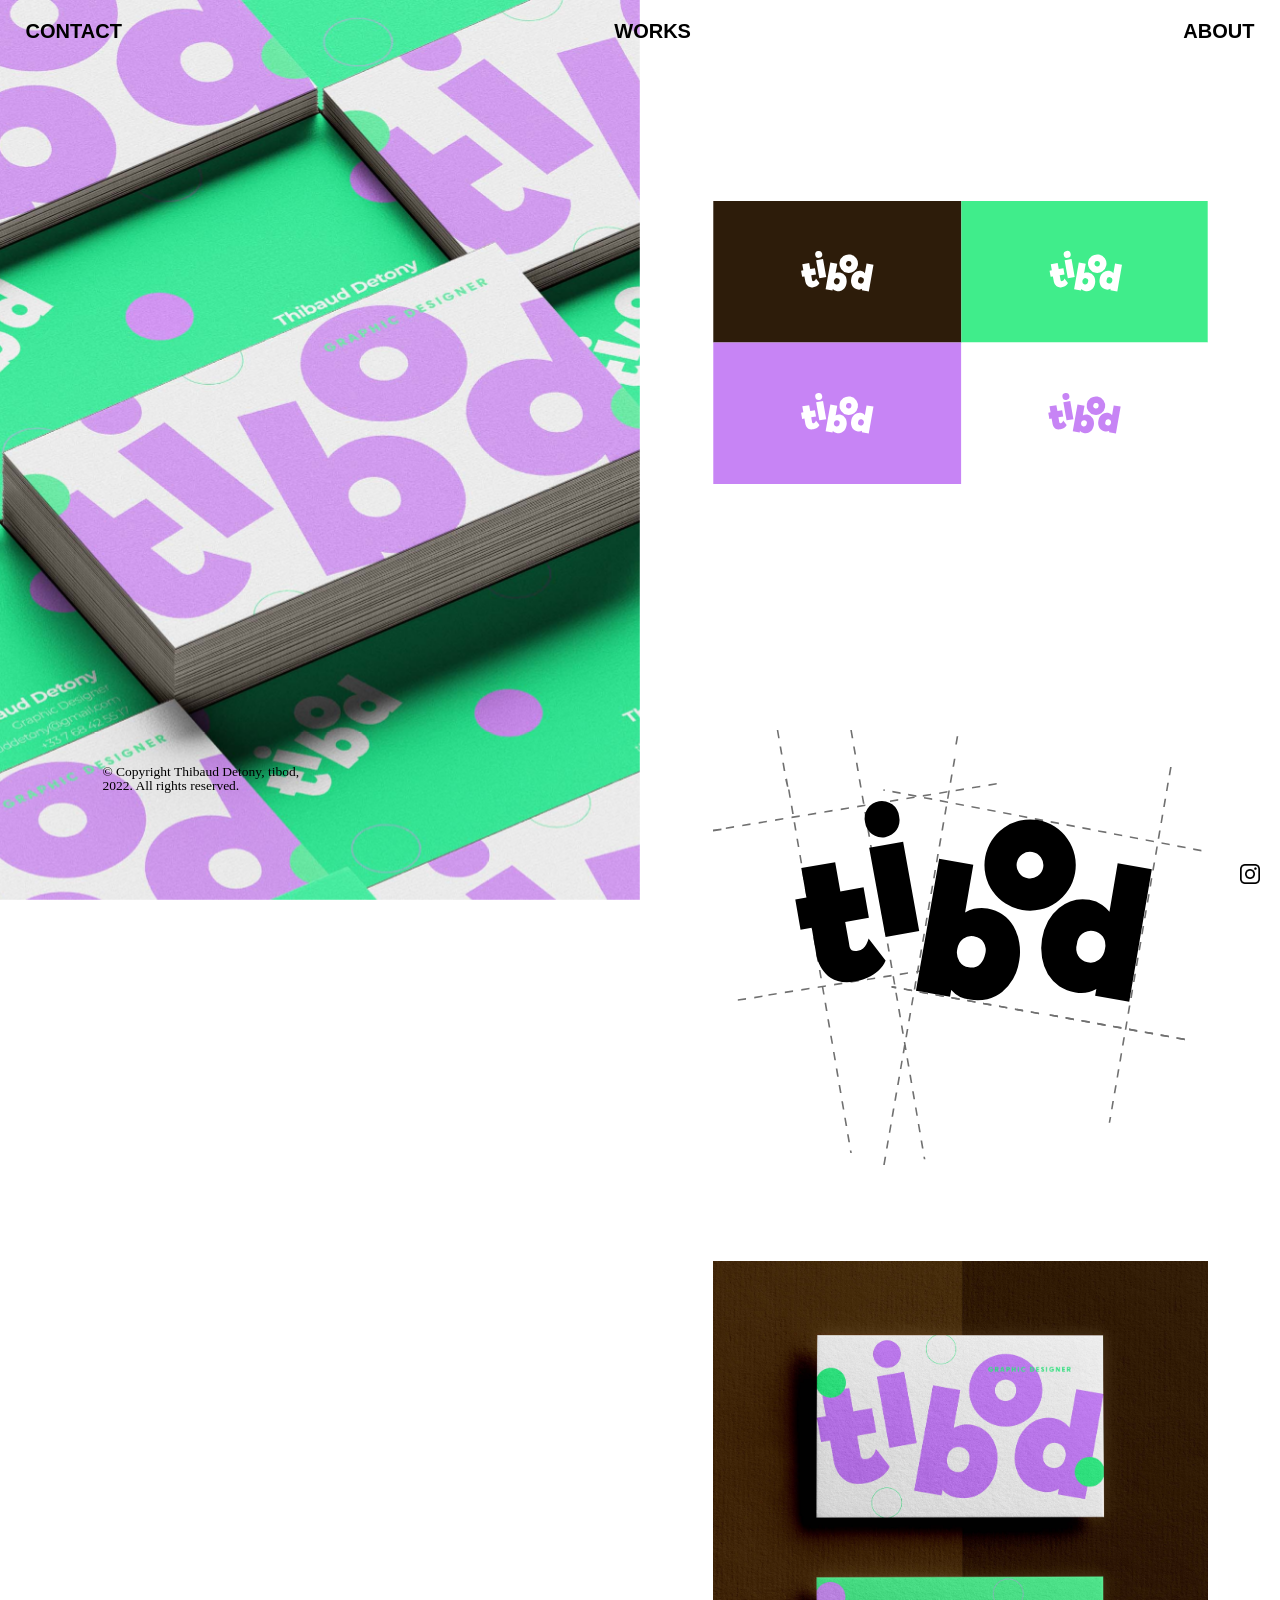
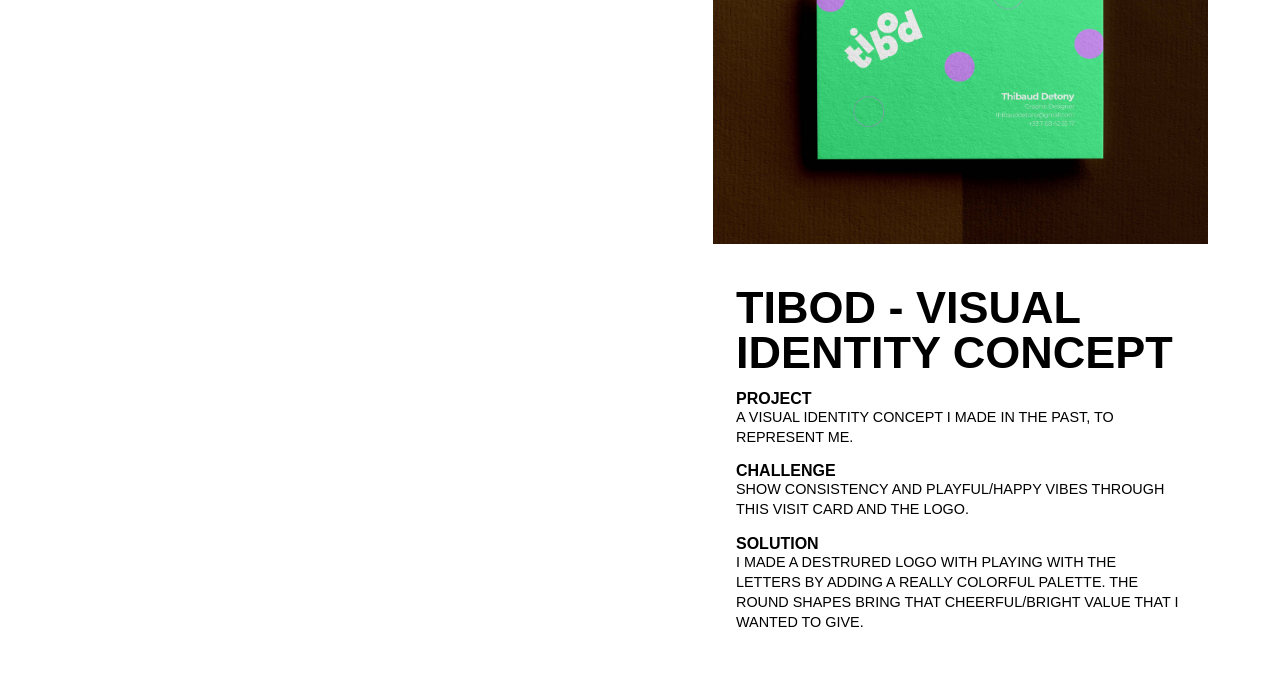
<file: project1.html>
<!DOCTYPE html>
<html lang="en">
<head>
    <meta charset="UTF-8">
    <meta http-equiv="X-UA-Compatible" content="IE=edge">
    <meta name="viewport" content="width=device-width, initial-scale=1.0">
    <link rel="stylesheet" href="css/reset.css">
    <link rel="stylesheet" href="css/project1.css">
    <link rel="icon" type="image/png" href="img/favicon1.png" />
    <!-- <link href="https://cdn.jsdelivr.net/npm/bootstrap@5.1.2/dist/css/bootstrap.min.css" rel="stylesheet" integrity="sha384-uWxY/CJNBR+1zjPWmfnSnVxwRheevXITnMqoEIeG1LJrdI0GlVs/9cVSyPYXdcSF" crossorigin="anonymous">
    <script src="https://cdn.jsdelivr.net/npm/bootstrap@5.1.2/dist/js/bootstrap.bundle.min.js" integrity="sha384-kQtW33rZJAHjgefvhyyzcGF3C5TFyBQBA13V1RKPf4uH+bwyzQxZ6CmMZHmNBEfJ" crossorigin="anonymous"></script> -->
    <title>tibod - Visual Identity Concept</title>
</head>
<body>
  <style>
  .p::-moz-selection, h1::-moz-selection, h2::-moz-selection,a::-moz-selection,h3::-moz-selection{
  color:#fff;
  background-color: #000;
      }

      p::selection,h1::selection,h2::selection,a::selection,h3::selection{
      background-color: #000;
      color:#fff;
}
html{
    cursor: crosshair;
  }
  </style>
    <div id="left_part"></div>
    <div class="flex">

  <div id="header">
<!------ Header bottom ------>
<div id="header_bottom">
  <div>      
    <a ></a>
    <a href="https://www.instagram.com/_tibod_/" target="_blank"> <img src="img/instagram.png" alt="instagram"></a>
  </div>
</div>

<!------ Header top ------>
<div id="header_top">
  <div>
    <a href="contact.html">Contact</a>
    <a href="index.html">Works</a>
    <a href="about.html">About</a>
  </div>
</div>


  </div>
  <div id="left_part_fill"></div>

  <div id="right_part">
   
    <div class="item"></div>
    <div class="item"></div>
    <div class="item"></div>
 

<div id="description">
  <h1>TIBOD - VISUAL IDENTITY CONCEPT</h1>
  <br>
  <h3>PROJECT</h3>
  <p>A VISUAL IDENTITY CONCEPT I MADE IN THE PAST, TO REPRESENT ME.</p><br>
  <h3>CHALLENGE</h3>
  <p>SHOW CONSISTENCY AND PLAYFUL/HAPPY VIBES THROUGH THIS VISIT CARD AND THE LOGO.</p><br>
  <h3>SOLUTION</h3>
  <p>I MADE A DESTRURED LOGO WITH PLAYING WITH THE LETTERS BY ADDING A REALLY COLORFUL PALETTE. THE ROUND SHAPES BRING THAT CHEERFUL/BRIGHT VALUE THAT I WANTED TO GIVE.</p>

</div>


<p id="copyrights">
  © Copyright Thibaud Detony, tibod,<br>
2022. All rights reserved.
</p>
</div>
</div>







<style>
#header{
  position: fixed;
}

#copyrights{
  position: fixed;
      top: 85%;
      left: 8%;
      color: black;
      font-weight: lighter;
      font-size: 1.5vh;

}

/* --------- Header top --------- */
#header_top {
    position: fixed;
    display: flex;
    align-items: center;
    justify-content: center;
    width: 100%;
    height: 50px;
    top: 0;
    left: 0;
    
}
#header_top > div {
    display: flex;
    align-items: center;
    justify-content: space-between;
    width: 100%;
    margin-top: 1%;
    margin-right: 2%;
    margin-left: 2%;
}


#header_top > div a{
    font-family: Arial, Helvetica, sans-serif;
    font-weight:700;
    font-size: 20px;
    text-transform: uppercase;
    color: black;
    list-style-type: none;
    text-decoration:none; 

}

/* --------- Header bottom --------- */
#header_bottom {
    position: fixed;
    display: flex;
    align-items: center;
    justify-content: center;
    width: 100%;
    height: 50px;
    bottom: 0;
    left: 0;
}

#header_bottom > div {
    display: flex;
    align-items: center;
    justify-content: space-between;
    width: 100%;
    padding: 20px;
}

#header_bottom > div img{
    width:1vw;
    min-width: 20px;
}



</style>

</body>
</html>
</file>
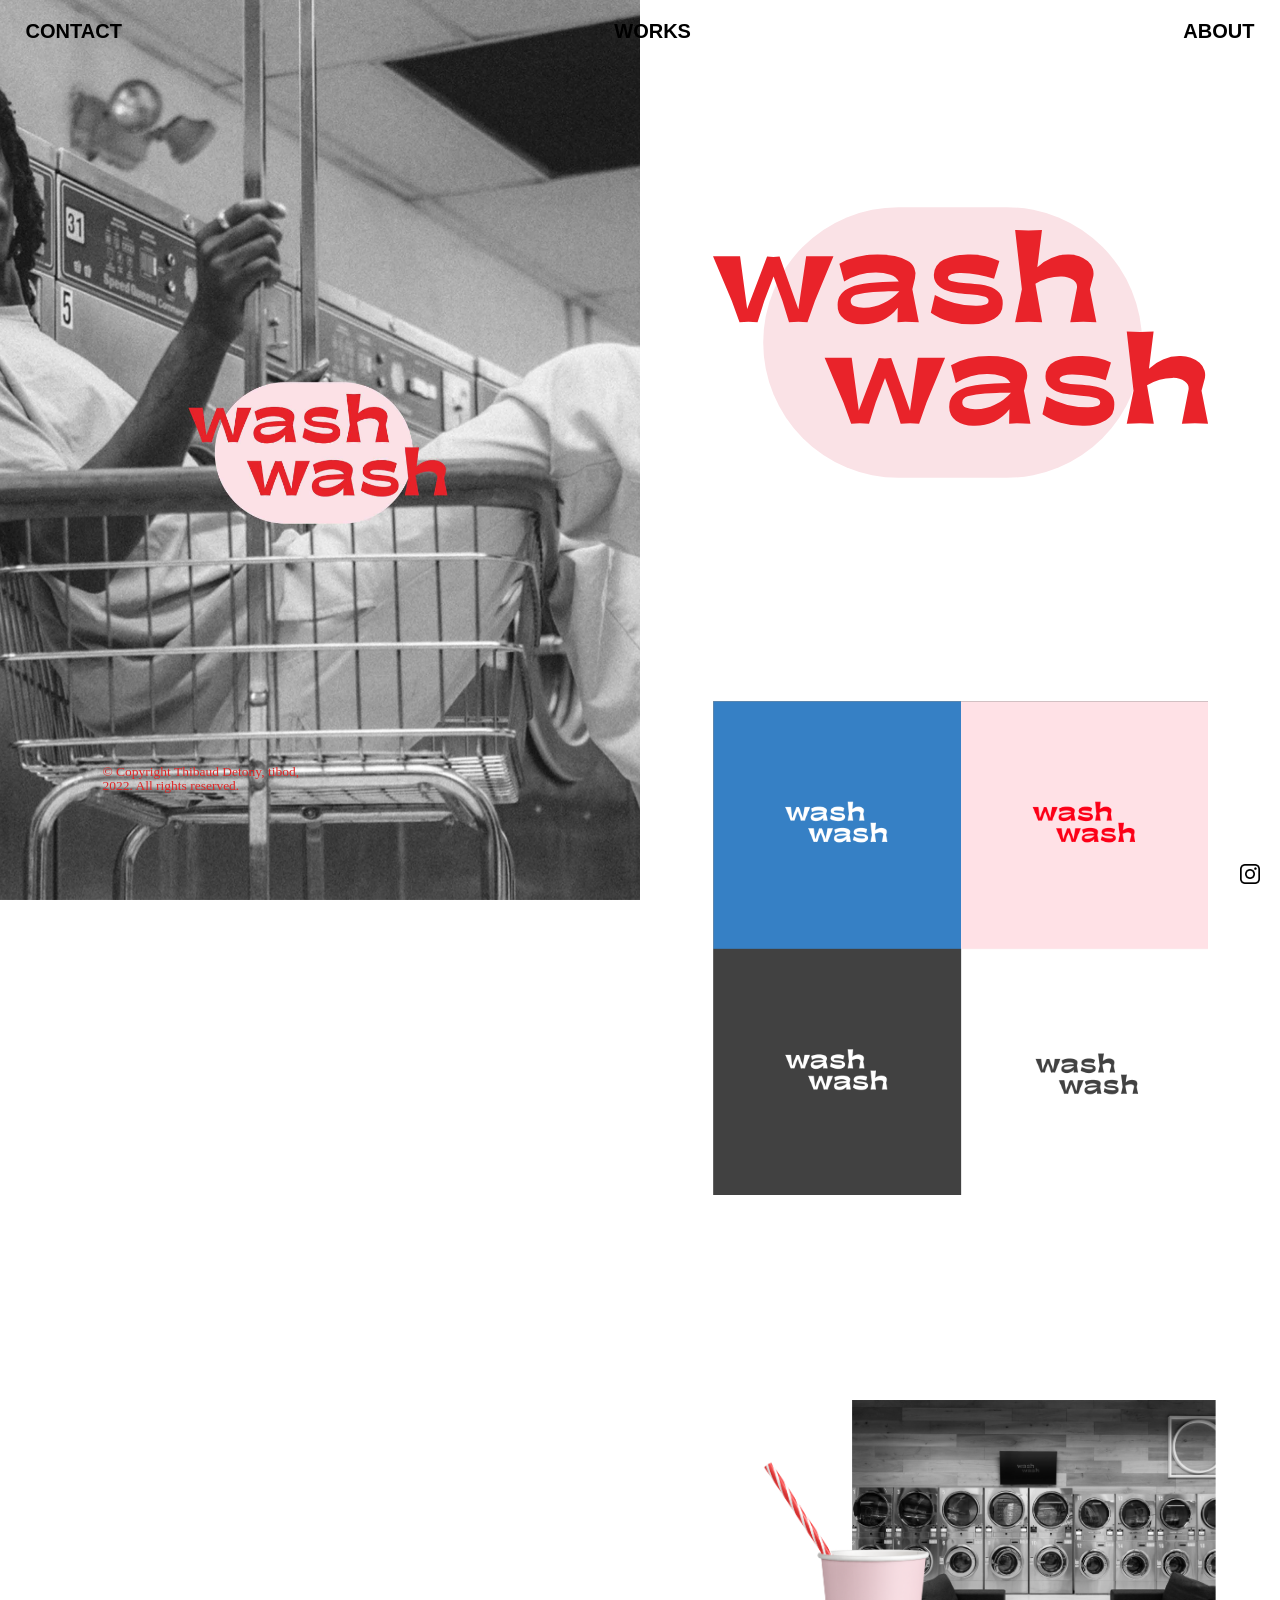
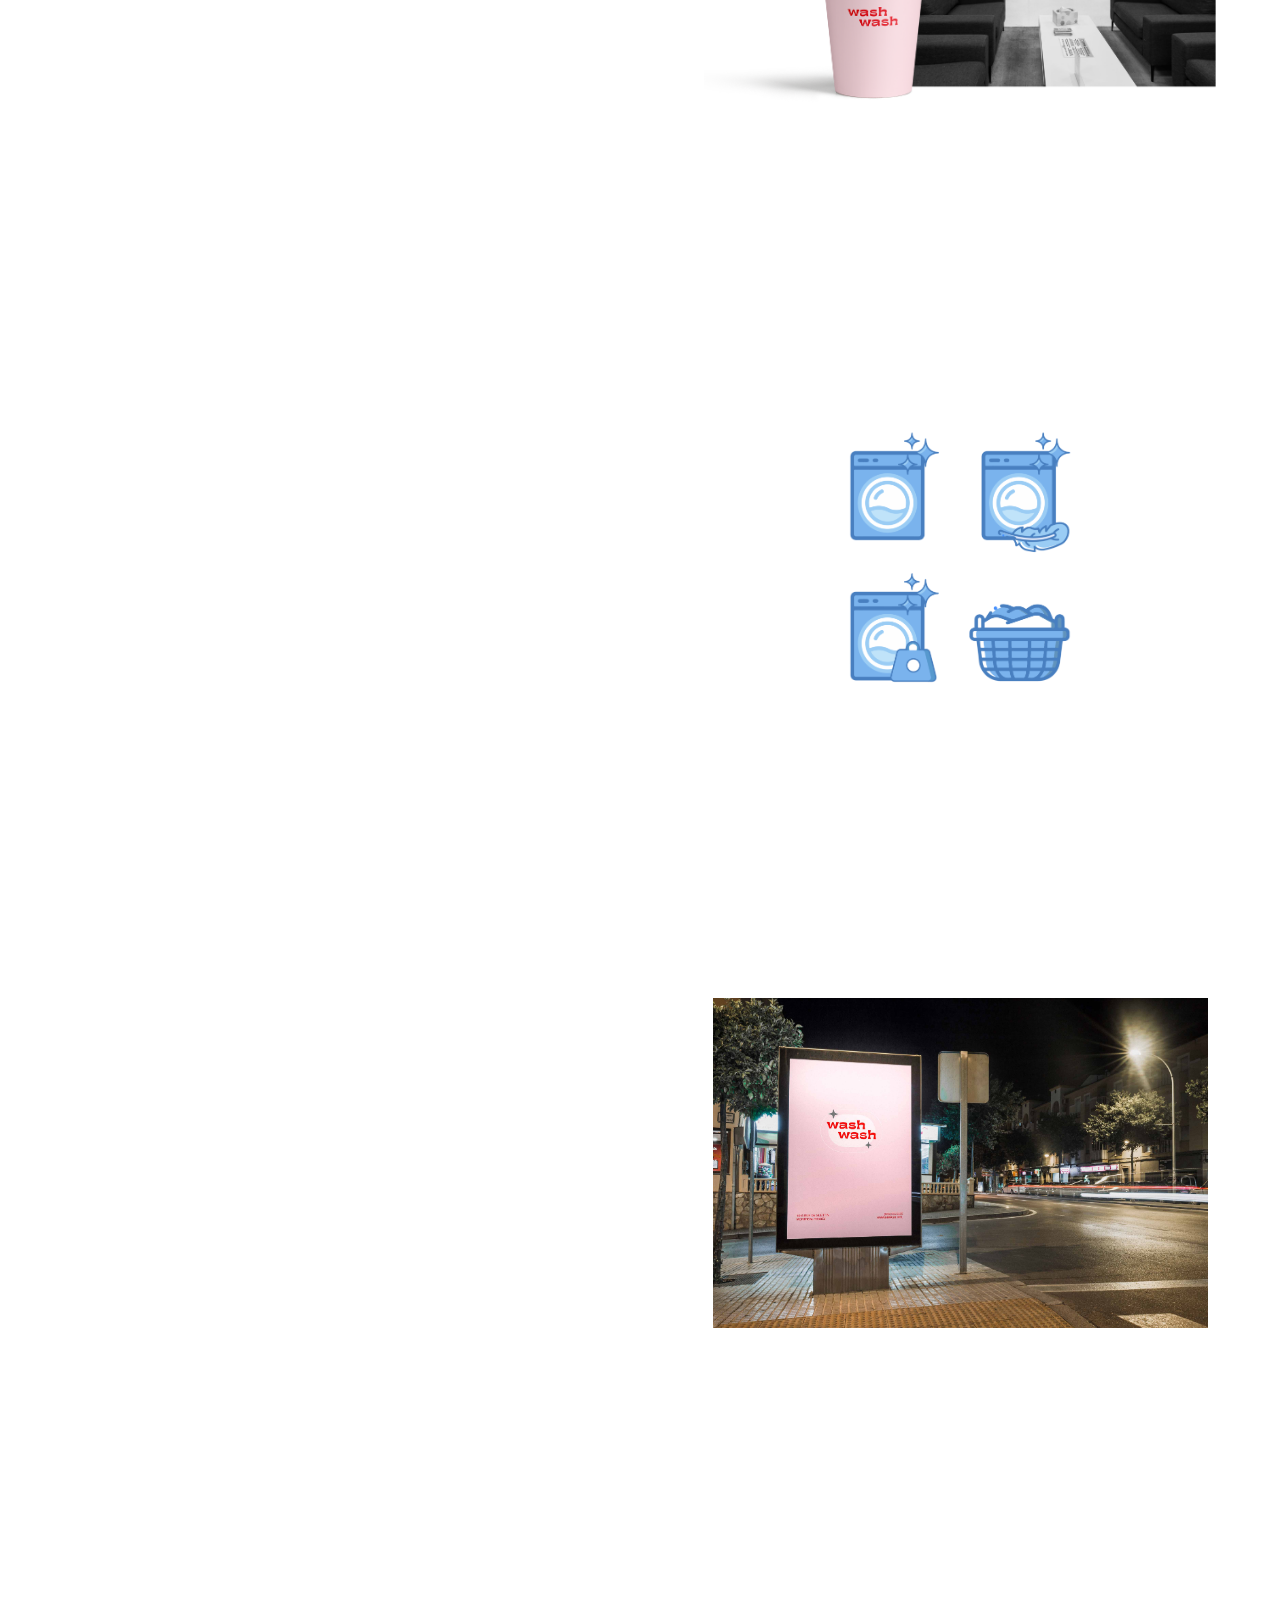
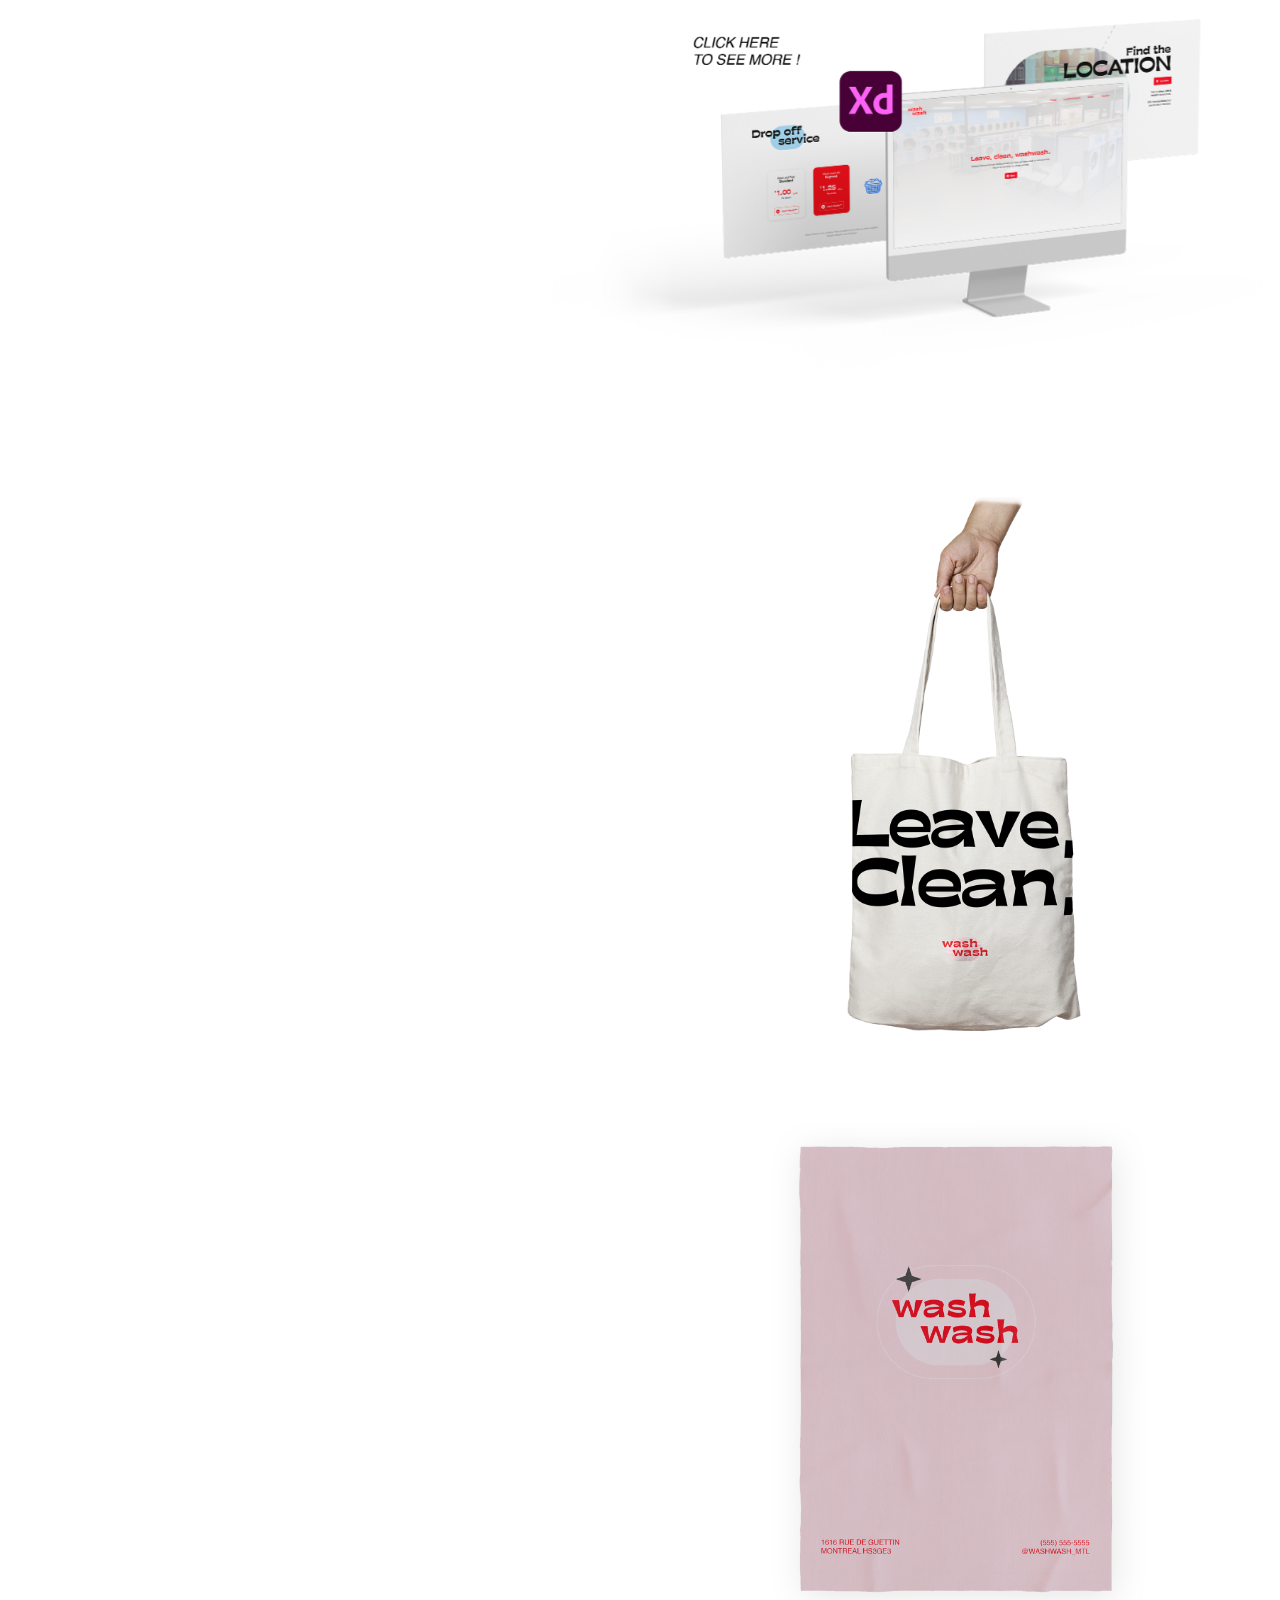
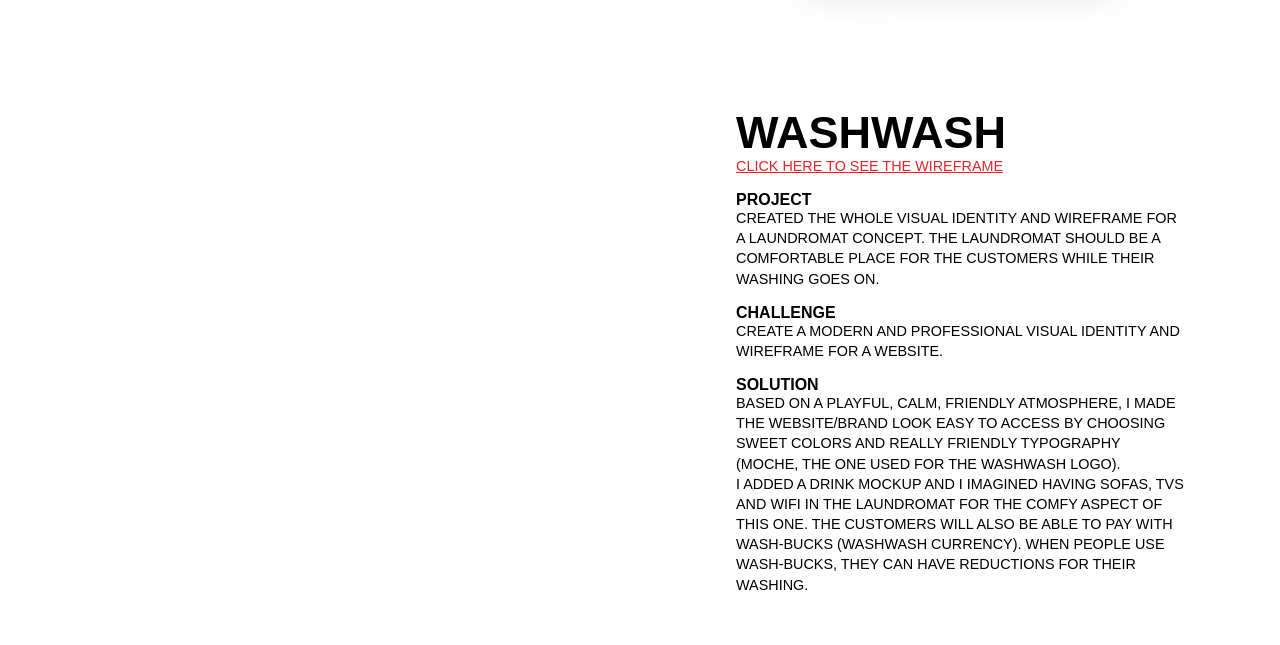
<file: project2.html>
<!DOCTYPE html>
<html lang="en">
<head>
    <meta charset="UTF-8">
    <meta http-equiv="X-UA-Compatible" content="IE=edge">
    <meta name="viewport" content="width=device-width, initial-scale=1.0">
    <link rel="stylesheet" href="css/reset.css">
    <link rel="stylesheet" href="css/project2.css">
    <link rel="icon" type="image/png" href="img/favicon2.png" />

    <!-- <link href="https://cdn.jsdelivr.net/npm/bootstrap@5.1.2/dist/css/bootstrap.min.css" rel="stylesheet" integrity="sha384-uWxY/CJNBR+1zjPWmfnSnVxwRheevXITnMqoEIeG1LJrdI0GlVs/9cVSyPYXdcSF" crossorigin="anonymous">
    <script src="https://cdn.jsdelivr.net/npm/bootstrap@5.1.2/dist/js/bootstrap.bundle.min.js" integrity="sha384-kQtW33rZJAHjgefvhyyzcGF3C5TFyBQBA13V1RKPf4uH+bwyzQxZ6CmMZHmNBEfJ" crossorigin="anonymous"></script> -->
    <title>washwash</title>
</head>
<body>
  <style>


.p::-moz-selection, h1::-moz-selection, h2::-moz-selection,a::-moz-selection,h3::-moz-selection{
  color:#fff;
  background-color: #000;
      }

      p::selection,h1::selection,h2::selection,a::selection,h3::selection{
      background-color: #000;
      color:#fff;

}
html{
    cursor: crosshair;
  }
  </style>
    <div id="left_part"></div>
    <div class="flex">

  <div id="header">
<!------ Header bottom ------>
<div id="header_bottom">
  <div>      
    <a ></a>
    <a href="https://www.instagram.com/_tibod_/" target="_blank"> <img src="img/instagram.png" alt="instagram"></a>
  </div>
</div>

<!------ Header top ------>
<div id="header_top">
  <div>
    <a href="contact.html">Contact</a>
    <a href="index.html">Works</a>
    <a href="about.html">About</a>
  </div>
</div>


  </div>
  <div id="left_part_fill"></div>

  <div id="right_part">
   
    <div class="item"></div>
    <div class="item"></div>
    <div class="item"></div>
    <div class="item"></div>
    <div class="item"></div>
    <div class="item" style="cursor:pointer" onclick="location.href='https://xd.adobe.com/view/84ffc108-f5d0-447a-9956-dc785f86b996-d1ac/?fullscreen&hints=off'" target="_blank"> </div>
    <div class="item"></div>
    <div class="item"></div>

    

<div id="description">
  <h1>WASHWASH</h1>
  <br>

  
  <span class="clickwireframe" target="_blank"><a href="https://xd.adobe.com/view/84ffc108-f5d0-447a-9956-dc785f86b996-d1ac/?fullscreen&hints=off" target="_blank">CLICK HERE TO SEE THE WIREFRAME</a></span>
  <br>
  <h3>PROJECT</h3>
  <p>CREATED THE WHOLE VISUAL IDENTITY AND WIREFRAME FOR A LAUNDROMAT CONCEPT. THE LAUNDROMAT SHOULD BE A COMFORTABLE PLACE FOR THE CUSTOMERS WHILE THEIR WASHING GOES ON.</p><br>
  <h3>CHALLENGE</h3>
  <p>CREATE A MODERN AND PROFESSIONAL VISUAL IDENTITY AND WIREFRAME FOR A WEBSITE.</p><br>
  <h3>SOLUTION</h3>
  <p>BASED ON A PLAYFUL, CALM, FRIENDLY ATMOSPHERE, I MADE THE WEBSITE/BRAND LOOK EASY TO ACCESS BY CHOOSING SWEET COLORS AND REALLY FRIENDLY TYPOGRAPHY (MOCHE, THE ONE USED FOR THE WASHWASH LOGO).
    <br>I ADDED A DRINK MOCKUP AND I IMAGINED HAVING SOFAS, TVS AND WIFI IN THE LAUNDROMAT FOR THE COMFY ASPECT
    OF THIS ONE. THE CUSTOMERS WILL
    ALSO BE ABLE TO PAY WITH WASH-BUCKS (WASHWASH CURRENCY). WHEN PEOPLE USE WASH-BUCKS, THEY CAN HAVE REDUCTIONS FOR THEIR WASHING.</p>

</div>


<p id="copyrights">
  © Copyright Thibaud Detony, tibod,<br>
2022. All rights reserved.
</p>

</div>
</div>






<style>
#header{
  position: fixed;
}



#copyrights{
  position: fixed;
      top: 85%;
      left: 8%;
      color: rgb(223, 39, 39);
      font-weight: lighter;
      font-size: 1.5vh;

}

/* --------- Header top --------- */
#header_top {
    position: fixed;
    display: flex;
    align-items: center;
    justify-content: center;
    width: 100%;
    height: 50px;
    top: 0;
    left: 0;
    z-index: 22 !important;

    
}
#header_top > div {
    display: flex;
    align-items: center;
    justify-content: space-between;
    width: 100%;
    margin-top: 1%;
    margin-right: 2%;
    margin-left: 2%;

}


#header_top > div a{
    font-family: Arial, Helvetica, sans-serif;
    font-weight:700;
    font-size: 20px;
    text-transform: uppercase;
    color: black;
    list-style-type: none;
    text-decoration:none; 

}

/* --------- Header bottom --------- */
#header_bottom {
    position: fixed;
    display: flex;
    align-items: center;
    justify-content: center;
    width: 100%;
    height: 50px;
    bottom: 0;
    left: 0;
}

#header_bottom > div {
    display: flex;
    align-items: center;
    justify-content: space-between;
    width: 100%;
    padding: 20px;
}

#header_bottom > div img{
    width:1vw;
    min-width: 20px;
}



</style>




</body>
</html>
</file>
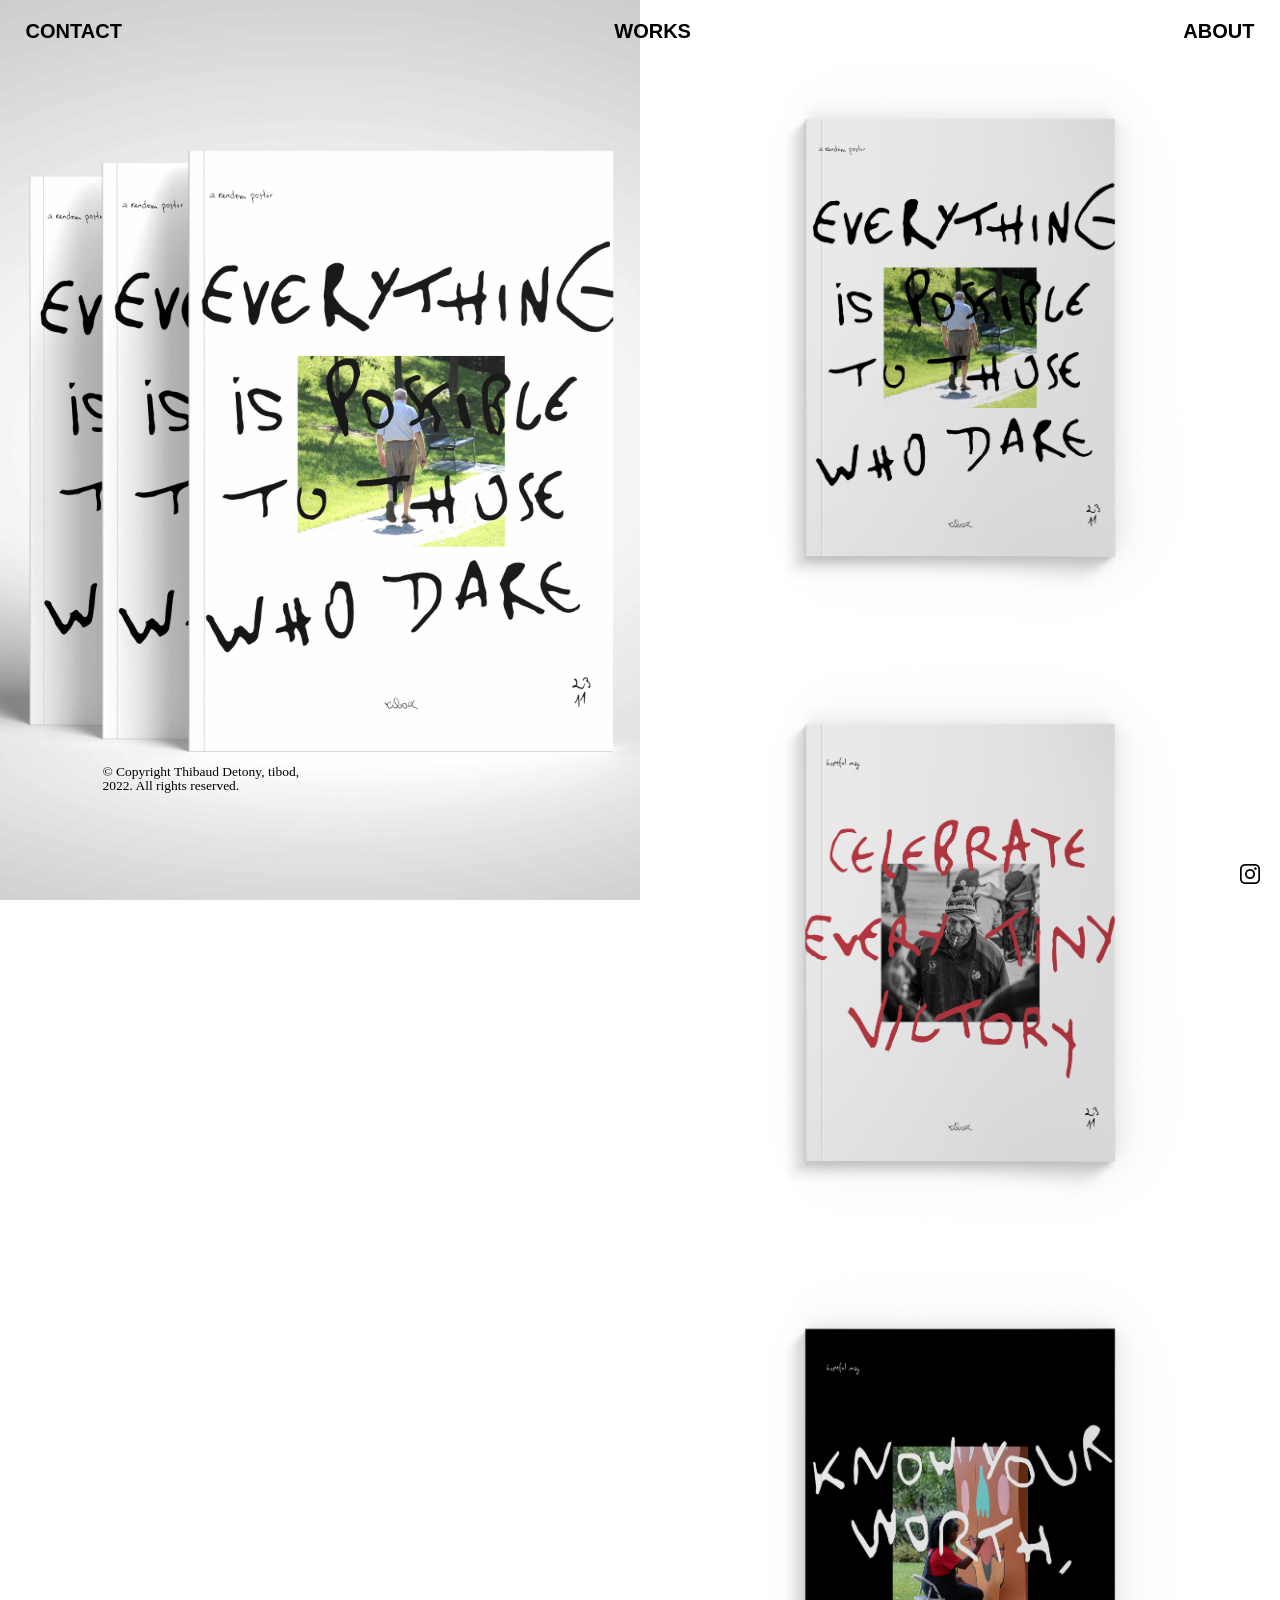
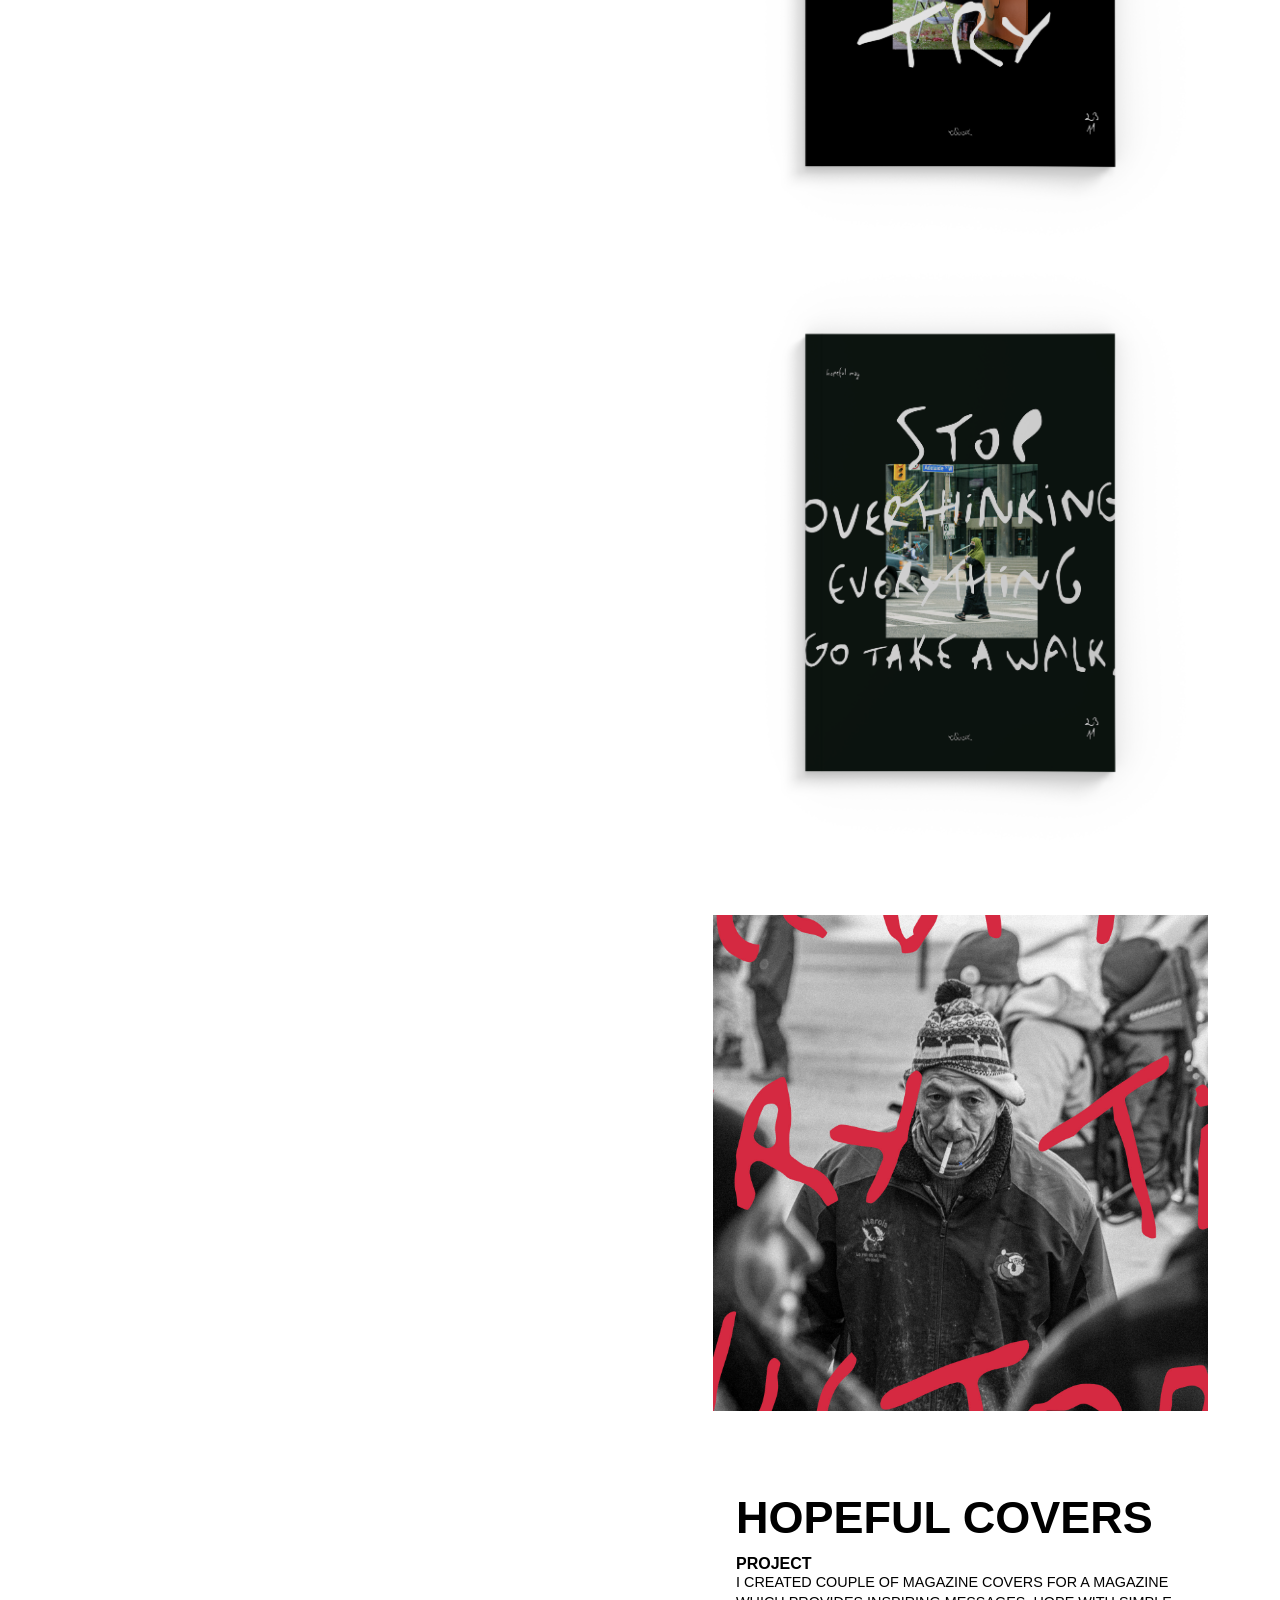
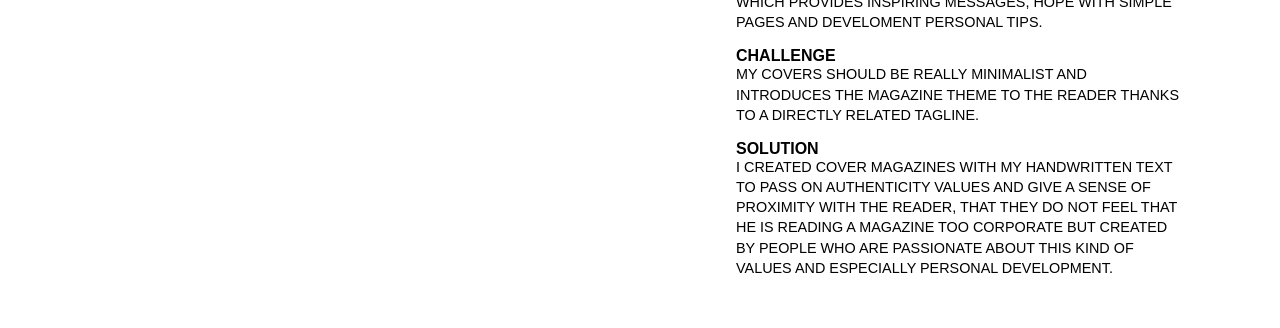
<file: project3.html>
<!DOCTYPE html>
<html lang="en">
<head>
    <meta charset="UTF-8">
    <meta http-equiv="X-UA-Compatible" content="IE=edge">
    <meta name="viewport" content="width=device-width, initial-scale=1.0">
    <link rel="stylesheet" href="css/reset.css">
    <link rel="stylesheet" href="css/project3.css">
    <link rel="icon" type="image/png" href="img/favicon3.png" />
    <!-- <link href="https://cdn.jsdelivr.net/npm/bootstrap@5.1.2/dist/css/bootstrap.min.css" rel="stylesheet" integrity="sha384-uWxY/CJNBR+1zjPWmfnSnVxwRheevXITnMqoEIeG1LJrdI0GlVs/9cVSyPYXdcSF" crossorigin="anonymous">
    <script src="https://cdn.jsdelivr.net/npm/bootstrap@5.1.2/dist/js/bootstrap.bundle.min.js" integrity="sha384-kQtW33rZJAHjgefvhyyzcGF3C5TFyBQBA13V1RKPf4uH+bwyzQxZ6CmMZHmNBEfJ" crossorigin="anonymous"></script> -->
    <title>Hopeful Covers</title>
</head>
<body>
  <style>


.p::-moz-selection, h1::-moz-selection, h2::-moz-selection,a::-moz-selection,h3::-moz-selection{
  color:#fff;
  background-color: #000;
      }

      p::selection,h1::selection,h2::selection,a::selection,h3::selection{
      background-color: #000;
      color:#fff;

}
html{
    cursor: crosshair;
  }
  </style>
    <div id="left_part"></div>
    <div class="flex">

  <div id="header">
<!------ Header bottom ------>
<div id="header_bottom">
  <div>      
    <a ></a>
    <a href="https://www.instagram.com/_tibod_/" target="_blank"> <img src="img/instagram.png" alt="instagram"></a>
  </div>
</div>

<!------ Header top ------>
<div id="header_top">
  <div>
    <a href="contact.html">Contact</a>
    <a href="index.html">Works</a>
    <a href="about.html">About</a>
  </div>
</div>


  </div>
  <div id="left_part_fill"></div>

  <div id="right_part">
   
    <div class="item"></div>
    <div class="item"></div>
    <div class="item"></div>
    <div class="item"></div>
    <div class="item"></div>


    

<div id="description">
  <h1>HOPEFUL COVERS</h1>
  <br>
  <h3>PROJECT</h3>
  <p>I CREATED COUPLE OF MAGAZINE COVERS FOR A MAGAZINE WHICH PROVIDES INSPIRING MESSAGES, HOPE WITH SIMPLE PAGES AND DEVELOMENT PERSONAL TIPS.</p><br>
  <h3>CHALLENGE</h3>
  <p>MY COVERS SHOULD BE REALLY MINIMALIST AND INTRODUCES THE MAGAZINE THEME TO THE READER THANKS TO A DIRECTLY RELATED TAGLINE.</p><br>
  <h3>SOLUTION</h3>
  <p>I CREATED COVER MAGAZINES WITH MY HANDWRITTEN TEXT TO PASS ON AUTHENTICITY VALUES AND GIVE
    A SENSE OF PROXIMITY WITH THE READER, THAT THEY DO NOT FEEL THAT HE IS READING A MAGAZINE TOO CORPORATE BUT CREATED BY PEOPLE WHO ARE PASSIONATE ABOUT THIS KIND OF VALUES AND ESPECIALLY PERSONAL DEVELOPMENT.</p>

</div>


<p id="copyrights">
  © Copyright Thibaud Detony, tibod,<br>
2022. All rights reserved.
</p>

</div>
</div>






<style>
#header{
  position: fixed;
}



#copyrights{
  position: fixed;
      top: 85%;
      left: 8%;
      color: black;
      font-weight: lighter;
      font-size: 1.5vh;

}

/* --------- Header top --------- */
#header_top {
    position: fixed;
    display: flex;
    align-items: center;
    justify-content: center;
    width: 100%;
    height: 50px;
    top: 0;
    left: 0;
    z-index: 22 !important;

    
}
#header_top > div {
    display: flex;
    align-items: center;
    justify-content: space-between;
    width: 100%;
    margin-top: 1%;
    margin-right: 2%;
    margin-left: 2%;

}


#header_top > div a{
    font-family: Arial, Helvetica, sans-serif;
    font-weight:700;
    font-size: 20px;
    text-transform: uppercase;
    color: black;
    list-style-type: none;
    text-decoration:none; 

}

/* --------- Header bottom --------- */
#header_bottom {
    position: fixed;
    display: flex;
    align-items: center;
    justify-content: center;
    width: 100%;
    height: 50px;
    bottom: 0;
    left: 0;
}

#header_bottom > div {
    display: flex;
    align-items: center;
    justify-content: space-between;
    width: 100%;
    padding: 20px;
}

#header_bottom > div img{
    width:1vw;
    min-width: 20px;
}



</style>




</body>
</html>
</file>
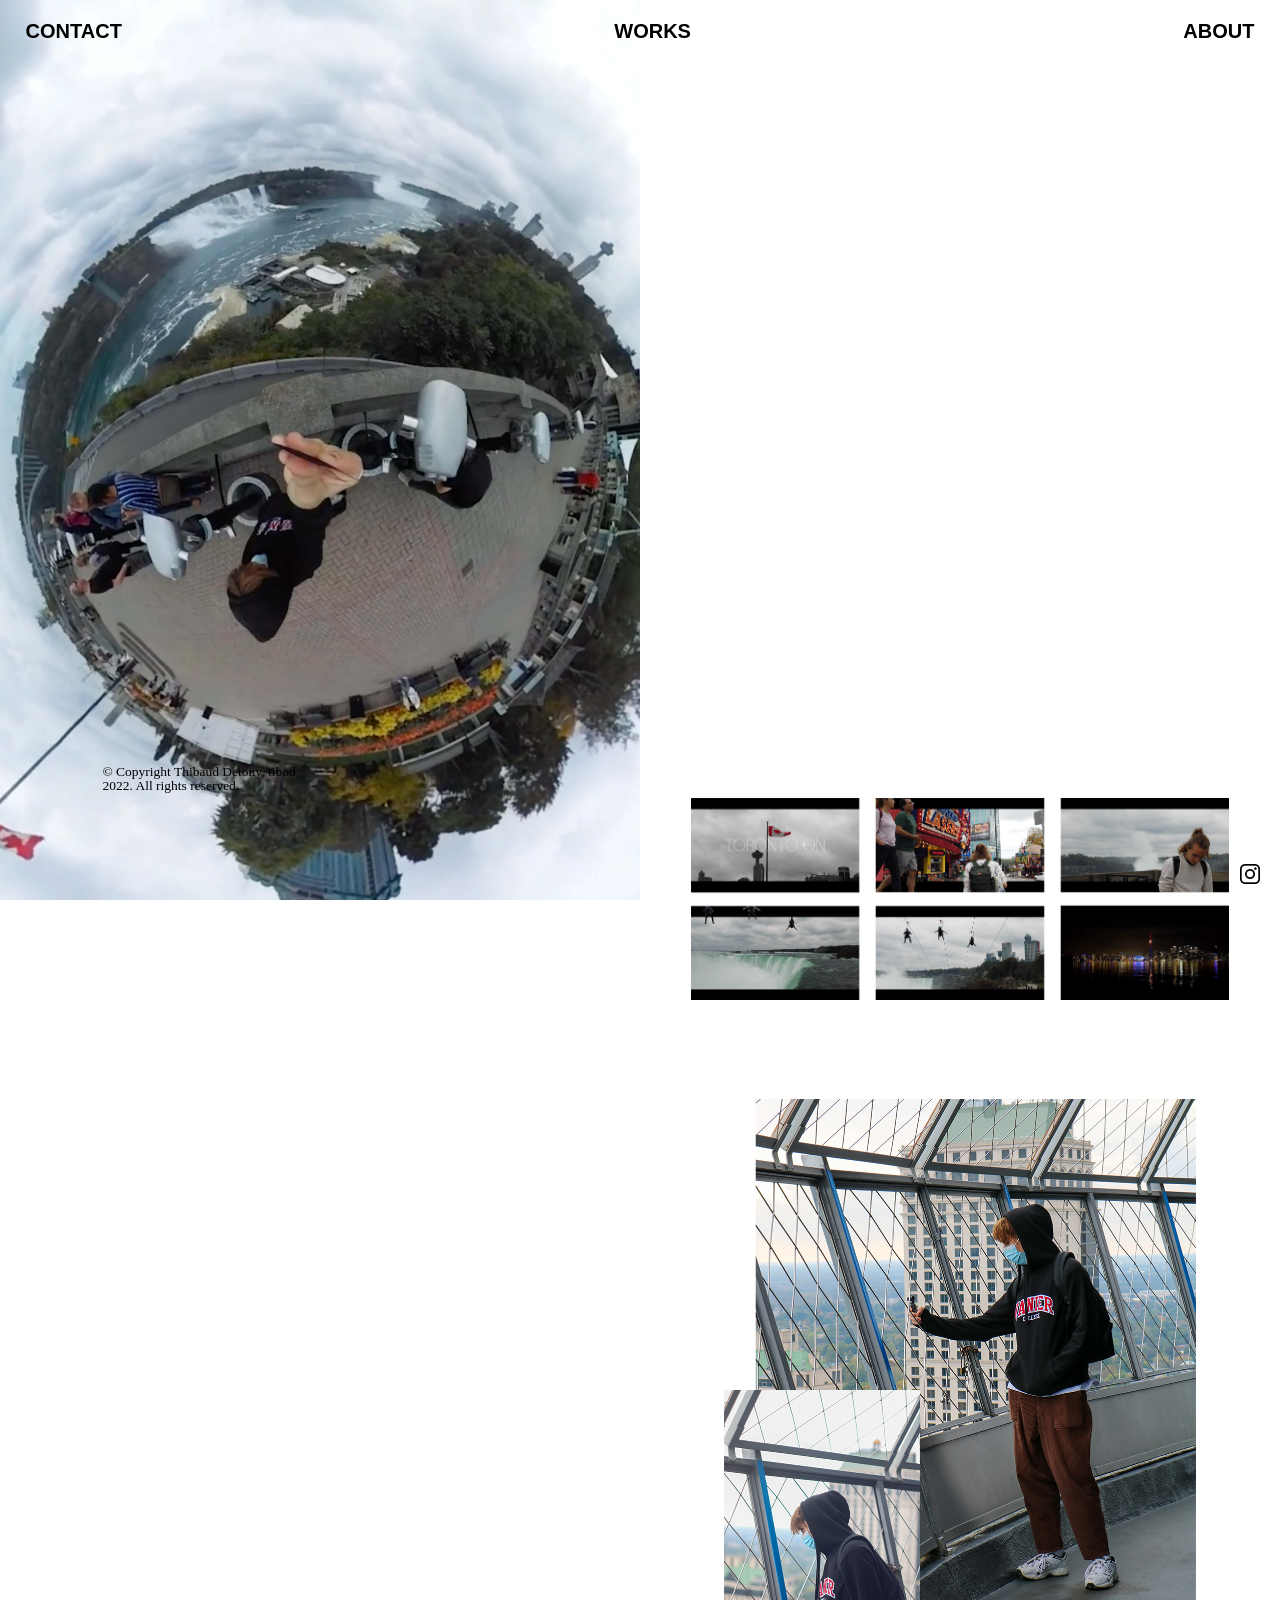
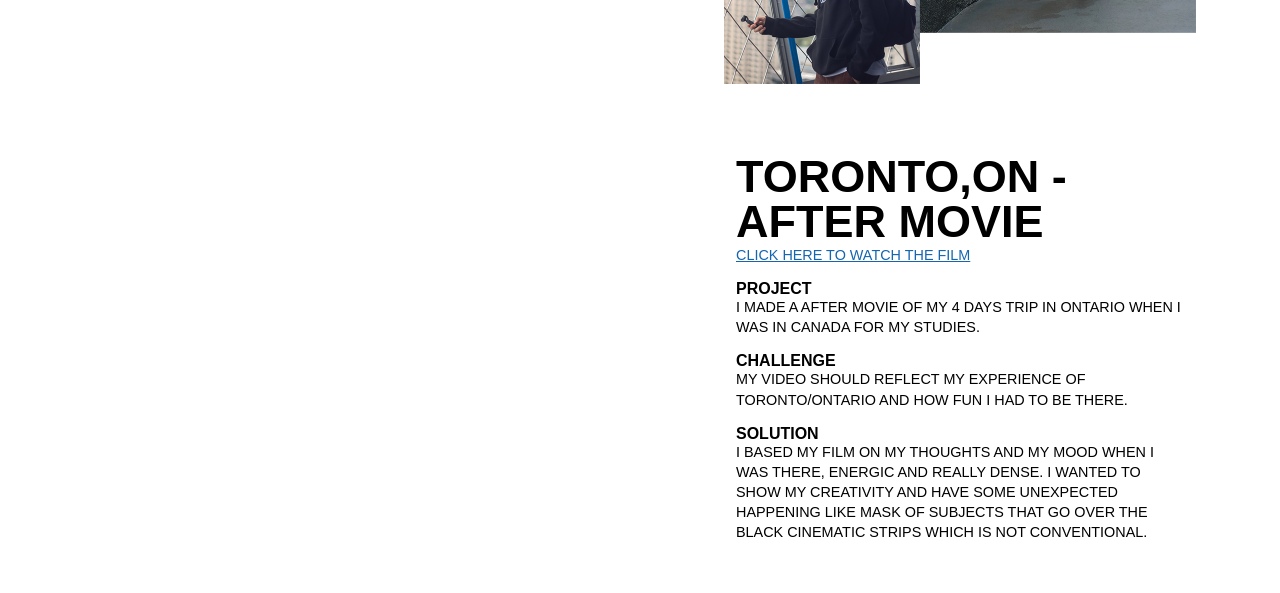
<file: project5.html>
<!DOCTYPE html>
<html lang="en">
<head>
    <meta charset="UTF-8">
    <meta http-equiv="X-UA-Compatible" content="IE=edge">
    <meta name="viewport" content="width=device-width, initial-scale=1.0">
    <link rel="stylesheet" href="css/reset.css">
    <link rel="stylesheet" href="css/project5.css">
    <link rel="icon" type="image/png" href="img/favicon5.png" />
    <!-- <link href="https://cdn.jsdelivr.net/npm/bootstrap@5.1.2/dist/css/bootstrap.min.css" rel="stylesheet" integrity="sha384-uWxY/CJNBR+1zjPWmfnSnVxwRheevXITnMqoEIeG1LJrdI0GlVs/9cVSyPYXdcSF" crossorigin="anonymous">
    <script src="https://cdn.jsdelivr.net/npm/bootstrap@5.1.2/dist/js/bootstrap.bundle.min.js" integrity="sha384-kQtW33rZJAHjgefvhyyzcGF3C5TFyBQBA13V1RKPf4uH+bwyzQxZ6CmMZHmNBEfJ" crossorigin="anonymous"></script> -->
    <title>TORONTO,ON - AFTER MOVIE</title>
</head>
<body>
  <style>


.p::-moz-selection, h1::-moz-selection, h2::-moz-selection,a::-moz-selection,h3::-moz-selection{
  color:#fff;
  background-color: #000;
      }

      p::selection,h1::selection,h2::selection,a::selection,h3::selection{
      background-color: #000;
      color:#fff;

}
html{
    cursor: crosshair;
  }
  </style>
  <div id="left_part"></div>
  <div class="flex">

  <div id="header">
<!------ Header bottom ------>
<div id="header_bottom">
  <div>      
    <a ></a>
    <a href="https://www.instagram.com/_tibod_/" target="_blank"> <img src="img/instagram.png" alt="instagram"></a>
  </div>
</div>

<!------ Header top ------>
<div id="header_top">
  <div>
    <a href="contact.html">Contact</a>
    <a href="index.html">Works</a>
    <a href="about.html">About</a>
  </div>
</div>


  </div>
  <div id="left_part_fill"></div>

  
  <div id="right_part">
   
    <div class="item"><iframe width="100%" height="100%" src="https://www.youtube.com/embed/MoYKNd6Ed7I" title="YouTube video player" frameborder="0" allow="accelerometer; autoplay; clipboard-write; encrypted-media; gyroscope; picture-in-picture" allowfullscreen></iframe></div>
    <div class="item"></div>
    <div class="item"></div>
  



    

<div id="description">
  <h1>TORONTO,ON - AFTER MOVIE</h1>
  <br>

  
  <span class="clickwireframe"><a href="https://www.youtube.com/watch?v=MoYKNd6Ed7I" target="_blank">CLICK HERE TO WATCH THE FILM</a></span>
  
  <br>
  <h3>PROJECT</h3>
  <p>I MADE A AFTER MOVIE OF MY
    4 DAYS TRIP IN ONTARIO WHEN I WAS IN CANADA FOR MY STUDIES.</p><br>
  <h3>CHALLENGE</h3>
  <p>MY VIDEO SHOULD REFLECT MY EXPERIENCE OF TORONTO/ONTARIO AND HOW FUN I HAD TO BE THERE.</p><br>
  <h3>SOLUTION</h3>
  <p>I BASED MY FILM ON MY THOUGHTS AND MY MOOD WHEN I WAS THERE, ENERGIC AND REALLY DENSE.
    I WANTED TO SHOW MY CREATIVITY AND HAVE SOME UNEXPECTED HAPPENING LIKE MASK OF SUBJECTS THAT GO OVER THE BLACK CINEMATIC STRIPS WHICH IS NOT CONVENTIONAL.</p>

  
   
</div>


<p id="copyrights">
  © Copyright Thibaud Detony, tibod,<br>
2022. All rights reserved.
</p>

</div>
</div>






<style>
#header{
  position: fixed;
}

html{
  cursor: crosshair;
}

#copyrights{
  position: fixed;
      top: 85%;
      left: 8%;
      color: black;
      font-weight: lighter;
      font-size: 1.5vh;

}

/* --------- Header top --------- */
#header_top {
    position: fixed;
    display: flex;
    align-items: center;
    justify-content: center;
    width: 100%;
    height: 50px;
    top: 0;
    left: 0;
    z-index: 22 !important;

    
}
#header_top > div {
    display: flex;
    align-items: center;
    justify-content: space-between;
    width: 100%;
    margin-top: 1%;
    margin-right: 2%;
    margin-left: 2%;

}


#header_top > div a{
    font-family: Arial, Helvetica, sans-serif;
    font-weight:700;
    font-size: 20px;
    text-transform: uppercase;
    color: black;
    list-style-type: none;
    text-decoration:none; 

}

/* --------- Header bottom --------- */
#header_bottom {
    position: fixed;
    display: flex;
    align-items: center;
    justify-content: center;
    width: 100%;
    height: 50px;
    bottom: 0;
    left: 0;
}

#header_bottom > div {
    display: flex;
    align-items: center;
    justify-content: space-between;
    width: 100%;
    padding: 20px;
}

#header_bottom > div img{
    width:1vw;
    min-width: 20px;
}



</style>




</body>
</html>
</file>
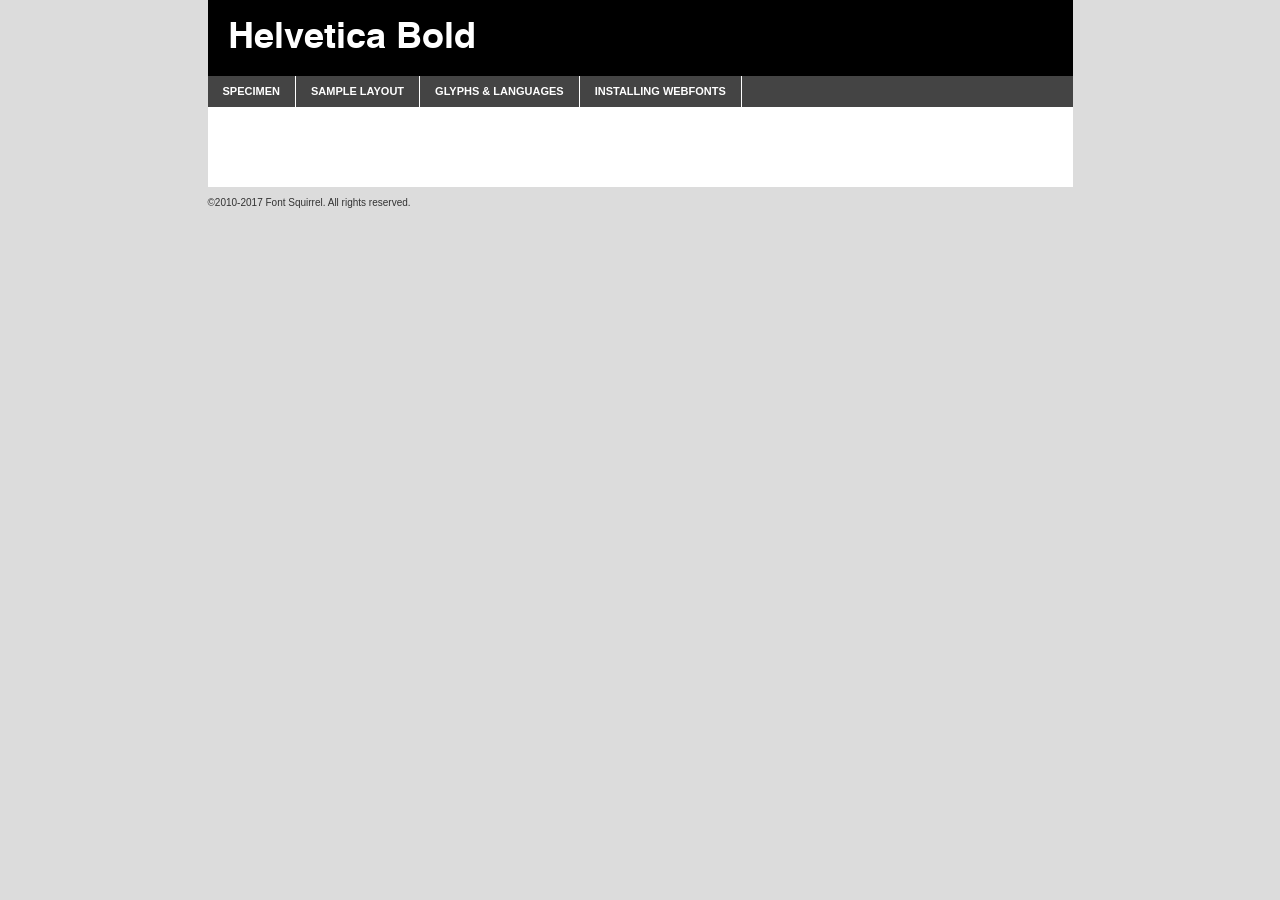
<file: fonts/helvetica-bold-demo.html>
<!DOCTYPE html PUBLIC "-//W3C//DTD XHTML 1.0 Transitional//EN"
	"http://www.w3.org/TR/xhtml1/DTD/xhtml1-transitional.dtd">

<html xmlns="http://www.w3.org/1999/xhtml" xml:lang="en" lang="en">
<head>
	<meta http-equiv="Content-Type" content="text/html; charset=utf-8" />
	<script src="http://ajax.googleapis.com/ajax/libs/jquery/1.7.2/jquery.min.js" type="text/javascript" charset="utf-8"></script>
	<script type="text/javascript">
	(function($){$.fn.easyTabs=function(option){var param=jQuery.extend({fadeSpeed:"fast",defaultContent:1,activeClass:'active'},option);$(this).each(function(){var thisId="#"+this.id;if(param.defaultContent==''){param.defaultContent=1;}
	if(typeof param.defaultContent=="number")
	{var defaultTab=$(thisId+" .tabs li:eq("+(param.defaultContent-1)+") a").attr('href').substr(1);}else{var defaultTab=param.defaultContent;}
	$(thisId+" .tabs li a").each(function(){var tabToHide=$(this).attr('href').substr(1);$("#"+tabToHide).addClass('easytabs-tab-content');});hideAll();changeContent(defaultTab);function hideAll(){$(thisId+" .easytabs-tab-content").hide();}
	function changeContent(tabId){hideAll();$(thisId+" .tabs li").removeClass(param.activeClass);$(thisId+" .tabs li a[href=#"+tabId+"]").closest('li').addClass(param.activeClass);if(param.fadeSpeed!="none")
	{$(thisId+" #"+tabId).fadeIn(param.fadeSpeed);}else{$(thisId+" #"+tabId).show();}}
	$(thisId+" .tabs li").click(function(){var tabId=$(this).find('a').attr('href').substr(1);changeContent(tabId);return false;});});}})(jQuery);
	</script>
	<link rel="stylesheet" href="specimen_files/specimen_stylesheet.css" type="text/css" charset="utf-8" />
	<link rel="stylesheet" href="stylesheet.css" type="text/css" charset="utf-8" />

	<style type="text/css">
					body{
				font-family: 'helveticabold';
							}
		</style>

	<title>Helvetica Bold Specimen</title>
	
	
	<script type="text/javascript" charset="utf-8">
		$(document).ready(function() {
			$('#container').easyTabs({defaultContent:1});
		});
	</script>
</head>

<body>
<div id="container">
	<div id="header">
		Helvetica Bold	</div>
	<ul class="tabs">
		<li><a href="#specimen">Specimen</a></li>
		<li><a href="#layout">Sample Layout</a></li>
				<li><a href="#glyphs">Glyphs &amp; Languages</a></li>
		<li><a href="#installing">Installing Webfonts</a></li>
		
	</ul>
	
	<div id="main_content">

		
			<div id="specimen">
		
				<div class="section">
					<div class="grid12 firstcol">
						<div class="huge">AaBb</div>
					</div>
				</div>
		
				<div class="section">
					<div class="glyph_range">A&#x200B;B&#x200b;C&#x200b;D&#x200b;E&#x200b;F&#x200b;G&#x200b;H&#x200b;I&#x200b;J&#x200b;K&#x200b;L&#x200b;M&#x200b;N&#x200b;O&#x200b;P&#x200b;Q&#x200b;R&#x200b;S&#x200b;T&#x200b;U&#x200b;V&#x200b;W&#x200b;X&#x200b;Y&#x200b;Z&#x200b;a&#x200b;b&#x200b;c&#x200b;d&#x200b;e&#x200b;f&#x200b;g&#x200b;h&#x200b;i&#x200b;j&#x200b;k&#x200b;l&#x200b;m&#x200b;n&#x200b;o&#x200b;p&#x200b;q&#x200b;r&#x200b;s&#x200b;t&#x200b;u&#x200b;v&#x200b;w&#x200b;x&#x200b;y&#x200b;z&#x200b;1&#x200b;2&#x200b;3&#x200b;4&#x200b;5&#x200b;6&#x200b;7&#x200b;8&#x200b;9&#x200b;0&#x200b;&amp;&#x200b;.&#x200b;,&#x200b;?&#x200b;!&#x200b;&#64;&#x200b;(&#x200b;)&#x200b;#&#x200b;$&#x200b;%&#x200b;*&#x200b;+&#x200b;-&#x200b;=&#x200b;:&#x200b;;</div>
				</div>
				<div class="section">
					<div class="grid12 firstcol">
						<table class="sample_table">
							<tr><td>10</td><td class="size10">abcdefghijklmnopqrstuvwxyzABCDEFGHIJKLMNOPQRSTUVWXYZ0123456789abcdefghijklmnopqrstuvwxyzABCDEFGHIJKLMNOPQRSTUVWXYZ0123456789abcdefghijklmnopqrstuvwxyzABCDEFGHIJKLMNOPQRSTUVWXYZ</td></tr>
							<tr><td>11</td><td class="size11">abcdefghijklmnopqrstuvwxyzABCDEFGHIJKLMNOPQRSTUVWXYZ0123456789abcdefghijklmnopqrstuvwxyzABCDEFGHIJKLMNOPQRSTUVWXYZ0123456789abcdefghijklmnopqrstuvwxyzABCDEFGHIJKLMNOPQRSTUVWXYZ</td></tr>
							<tr><td>12</td><td class="size12">abcdefghijklmnopqrstuvwxyzABCDEFGHIJKLMNOPQRSTUVWXYZ0123456789abcdefghijklmnopqrstuvwxyzABCDEFGHIJKLMNOPQRSTUVWXYZ0123456789abcdefghijklmnopqrstuvwxyzABCDEFGHIJKLMNOPQRSTUVWXYZ</td></tr>
							<tr><td>13</td><td class="size13">abcdefghijklmnopqrstuvwxyzABCDEFGHIJKLMNOPQRSTUVWXYZ0123456789abcdefghijklmnopqrstuvwxyzABCDEFGHIJKLMNOPQRSTUVWXYZ0123456789abcdefghijklmnopqrstuvwxyzABCDEFGHIJKLMNOPQRSTUVWXYZ</td></tr>
							<tr><td>14</td><td class="size14">abcdefghijklmnopqrstuvwxyzABCDEFGHIJKLMNOPQRSTUVWXYZ0123456789abcdefghijklmnopqrstuvwxyzABCDEFGHIJKLMNOPQRSTUVWXYZ0123456789abcdefghijklmnopqrstuvwxyzABCDEFGHIJKLMNOPQRSTUVWXYZ</td></tr>
							<tr><td>16</td><td class="size16">abcdefghijklmnopqrstuvwxyzABCDEFGHIJKLMNOPQRSTUVWXYZ0123456789abcdefghijklmnopqrstuvwxyzABCDEFGHIJKLMNOPQRSTUVWXYZ</td></tr>
							<tr><td>18</td><td class="size18">abcdefghijklmnopqrstuvwxyzABCDEFGHIJKLMNOPQRSTUVWXYZ0123456789abcdefghijklmnopqrstuvwxyzABCDEFGHIJKLMNOPQRSTUVWXYZ</td></tr>
							<tr><td>20</td><td class="size20">abcdefghijklmnopqrstuvwxyzABCDEFGHIJKLMNOPQRSTUVWXYZ0123456789abcdefghijklmnopqrstuvwxyzABCDEFGHIJKLMNOPQRSTUVWXYZ</td></tr>
							<tr><td>24</td><td class="size24">abcdefghijklmnopqrstuvwxyzABCDEFGHIJKLMNOPQRSTUVWXYZ0123456789abcdefghijklmnopqrstuvwxyzABCDEFGHIJKLMNOPQRSTUVWXYZ</td></tr>
							<tr><td>30</td><td class="size30">abcdefghijklmnopqrstuvwxyzABCDEFGHIJKLMNOPQRSTUVWXYZ0123456789abcdefghijklmnopqrstuvwxyzABCDEFGHIJKLMNOPQRSTUVWXYZ</td></tr>
							<tr><td>36</td><td class="size36">abcdefghijklmnopqrstuvwxyzABCDEFGHIJKLMNOPQRSTUVWXYZ0123456789abcdefghijklmnopqrstuvwxyzABCDEFGHIJKLMNOPQRSTUVWXYZ</td></tr>
							<tr><td>48</td><td class="size48">abcdefghijklmnopqrstuvwxyzABCDEFGHIJKLMNOPQRSTUVWXYZ0123456789abcdefghijklmnopqrstuvwxyzABCDEFGHIJKLMNOPQRSTUVWXYZ</td></tr>
							<tr><td>60</td><td class="size60">abcdefghijklmnopqrstuvwxyzABCDEFGHIJKLMNOPQRSTUVWXYZ0123456789abcdefghijklmnopqrstuvwxyzABCDEFGHIJKLMNOPQRSTUVWXYZ</td></tr>
							<tr><td>72</td><td class="size72">abcdefghijklmnopqrstuvwxyzABCDEFGHIJKLMNOPQRSTUVWXYZ0123456789abcdefghijklmnopqrstuvwxyzABCDEFGHIJKLMNOPQRSTUVWXYZ</td></tr>
							<tr><td>90</td><td class="size90">abcdefghijklmnopqrstuvwxyzABCDEFGHIJKLMNOPQRSTUVWXYZ0123456789abcdefghijklmnopqrstuvwxyzABCDEFGHIJKLMNOPQRSTUVWXYZ</td></tr>
						</table>
				
					</div>
			
				</div>
		
		
		
								<div class="section" id="bodycomparison">


										<div id="xheight">
				<div class="fontbody">&#x25FC;&#x25FC;&#x25FC;&#x25FC;&#x25FC;&#x25FC;&#x25FC;&#x25FC;&#x25FC;&#x25FC;&#x25FC;&#x25FC;&#x25FC;&#x25FC;&#x25FC;&#x25FC;&#x25FC;&#x25FC;&#x25FC;&#x25FC;&#x25FC;&#x25FC;&#x25FC;&#x25FC;&#x25FC;&#x25FC;&#x25FC;&#x25FC;&#x25FC;&#x25FC;&#x25FC;&#x25FC;&#x25FC;&#x25FC;&#x25FC;&#x25FC;&#x25FC;&#x25FC;&#x25FC;&#x25FC;&#x25FC;&#x25FC;&#x25FC;&#x25FC;&#x25FC;&#x25FC;&#x25FC;&#x25FC;&#x25FC;&#x25FC;&#x25FC;&#x25FC;&#x25FC;&#x25FC;&#x25FC;&#x25FC;&#x25FC;&#x25FC;&#x25FC;&#x25FC;&#x25FC;&#x25FC;&#x25FC;&#x25FC;&#x25FC;&#x25FC;&#x25FC;&#x25FC;&#x25FC;&#x25FC;&#x25FC;&#x25FC;&#x25FC;&#x25FC;&#x25FC;&#x25FC;&#x25FC;&#x25FC;&#x25FC;&#x25FC;&#x25FC;&#x25FC;&#x25FC;&#x25FC;&#x25FC;&#x25FC;&#x25FC;&#x25FC;&#x25FC;&#x25FC;&#x25FC;&#x25FC;&#x25FC;&#x25FC;&#x25FC;&#x25FC;&#x25FC;&#x25FC;&#x25FC;body</div><div class="arialbody">body</div><div class="verdanabody">body</div><div class="georgiabody">body</div></div>
										<div class="fontbody" style="z-index:1">
											body<span>Helvetica Bold</span>
										</div>
										<div class="arialbody" style="z-index:1">
											body<span>Arial</span>
										</div>
										<div class="verdanabody" style="z-index:1">
											body<span>Verdana</span>
										</div>
										<div class="georgiabody" style="z-index:1">
											body<span>Georgia</span>
										</div>



								</div>
		
		
				<div class="section psample psample_row1" id="">
					
					<div class="grid2 firstcol">
						<p class="size10"><span>10.</span>Aenean lacinia bibendum nulla sed consectetur. Fusce dapibus, tellus ac cursus commodo, tortor mauris condimentum nibh, ut fermentum massa justo sit amet risus. Nullam id dolor id nibh ultricies vehicula ut id elit. Cum sociis natoque penatibus et magnis dis parturient montes, nascetur ridiculus mus. Nulla vitae elit libero, a pharetra augue.</p>
			
					</div>
					<div class="grid3">
						<p class="size11"><span>11.</span>Aenean lacinia bibendum nulla sed consectetur. Fusce dapibus, tellus ac cursus commodo, tortor mauris condimentum nibh, ut fermentum massa justo sit amet risus. Nullam id dolor id nibh ultricies vehicula ut id elit. Cum sociis natoque penatibus et magnis dis parturient montes, nascetur ridiculus mus. Nulla vitae elit libero, a pharetra augue.</p>
			
					</div>
					<div class="grid3">
						<p class="size12"><span>12.</span>Aenean lacinia bibendum nulla sed consectetur. Fusce dapibus, tellus ac cursus commodo, tortor mauris condimentum nibh, ut fermentum massa justo sit amet risus. Nullam id dolor id nibh ultricies vehicula ut id elit. Cum sociis natoque penatibus et magnis dis parturient montes, nascetur ridiculus mus. Nulla vitae elit libero, a pharetra augue.</p>
			
					</div>
					<div class="grid4">
						<p class="size13"><span>13.</span>Aenean lacinia bibendum nulla sed consectetur. Fusce dapibus, tellus ac cursus commodo, tortor mauris condimentum nibh, ut fermentum massa justo sit amet risus. Nullam id dolor id nibh ultricies vehicula ut id elit. Cum sociis natoque penatibus et magnis dis parturient montes, nascetur ridiculus mus. Nulla vitae elit libero, a pharetra augue.</p>
			
					</div>
					<div class="white_blend"></div>
					
				</div>
				<div class="section psample psample_row2" id="">
					<div class="grid3 firstcol">
						<p class="size14"><span>14.</span>Aenean lacinia bibendum nulla sed consectetur. Fusce dapibus, tellus ac cursus commodo, tortor mauris condimentum nibh, ut fermentum massa justo sit amet risus. Nullam id dolor id nibh ultricies vehicula ut id elit. Cum sociis natoque penatibus et magnis dis parturient montes, nascetur ridiculus mus. Nulla vitae elit libero, a pharetra augue.</p>
			
					</div>
					<div class="grid4">
						<p class="size16"><span>16.</span>Aenean lacinia bibendum nulla sed consectetur. Fusce dapibus, tellus ac cursus commodo, tortor mauris condimentum nibh, ut fermentum massa justo sit amet risus. Nullam id dolor id nibh ultricies vehicula ut id elit. Cum sociis natoque penatibus et magnis dis parturient montes, nascetur ridiculus mus. Nulla vitae elit libero, a pharetra augue.</p>
			
					</div>
					<div class="grid5">
						<p class="size18"><span>18.</span>Aenean lacinia bibendum nulla sed consectetur. Fusce dapibus, tellus ac cursus commodo, tortor mauris condimentum nibh, ut fermentum massa justo sit amet risus. Nullam id dolor id nibh ultricies vehicula ut id elit. Cum sociis natoque penatibus et magnis dis parturient montes, nascetur ridiculus mus. Nulla vitae elit libero, a pharetra augue.</p>
			
					</div>

					<div class="white_blend"></div>

				</div>
				
				<div class="section psample psample_row3" id="">
					<div class="grid5 firstcol">
						<p class="size20"><span>20.</span>Aenean lacinia bibendum nulla sed consectetur. Fusce dapibus, tellus ac cursus commodo, tortor mauris condimentum nibh, ut fermentum massa justo sit amet risus. Nullam id dolor id nibh ultricies vehicula ut id elit. Cum sociis natoque penatibus et magnis dis parturient montes, nascetur ridiculus mus. Nulla vitae elit libero, a pharetra augue.</p>
					</div>
					<div class="grid7">
						<p class="size24"><span>24.</span>Aenean lacinia bibendum nulla sed consectetur. Fusce dapibus, tellus ac cursus commodo, tortor mauris condimentum nibh, ut fermentum massa justo sit amet risus. Nullam id dolor id nibh ultricies vehicula ut id elit. Cum sociis natoque penatibus et magnis dis parturient montes, nascetur ridiculus mus. Nulla vitae elit libero, a pharetra augue.</p>
					</div>
					
					<div class="white_blend"></div>
					
				</div>
				
				<div class="section psample psample_row4" id="">
					<div class="grid12 firstcol">
						<p class="size30"><span>30.</span>Aenean lacinia bibendum nulla sed consectetur. Fusce dapibus, tellus ac cursus commodo, tortor mauris condimentum nibh, ut fermentum massa justo sit amet risus. Nullam id dolor id nibh ultricies vehicula ut id elit. Cum sociis natoque penatibus et magnis dis parturient montes, nascetur ridiculus mus. Nulla vitae elit libero, a pharetra augue.</p>
					</div>
					<div class="white_blend"></div>
					
				</div>
				
				
				
				<div class="section psample psample_row1 fullreverse">
					<div class="grid2 firstcol">
						<p class="size10"><span>10.</span>Aenean lacinia bibendum nulla sed consectetur. Fusce dapibus, tellus ac cursus commodo, tortor mauris condimentum nibh, ut fermentum massa justo sit amet risus. Nullam id dolor id nibh ultricies vehicula ut id elit. Cum sociis natoque penatibus et magnis dis parturient montes, nascetur ridiculus mus. Nulla vitae elit libero, a pharetra augue.</p>
			
					</div>
					<div class="grid3">
						<p class="size11"><span>11.</span>Aenean lacinia bibendum nulla sed consectetur. Fusce dapibus, tellus ac cursus commodo, tortor mauris condimentum nibh, ut fermentum massa justo sit amet risus. Nullam id dolor id nibh ultricies vehicula ut id elit. Cum sociis natoque penatibus et magnis dis parturient montes, nascetur ridiculus mus. Nulla vitae elit libero, a pharetra augue.</p>
			
					</div>
					<div class="grid3">
						<p class="size12"><span>12.</span>Aenean lacinia bibendum nulla sed consectetur. Fusce dapibus, tellus ac cursus commodo, tortor mauris condimentum nibh, ut fermentum massa justo sit amet risus. Nullam id dolor id nibh ultricies vehicula ut id elit. Cum sociis natoque penatibus et magnis dis parturient montes, nascetur ridiculus mus. Nulla vitae elit libero, a pharetra augue.</p>
			
					</div>
					<div class="grid4">
						<p class="size13"><span>13.</span>Aenean lacinia bibendum nulla sed consectetur. Fusce dapibus, tellus ac cursus commodo, tortor mauris condimentum nibh, ut fermentum massa justo sit amet risus. Nullam id dolor id nibh ultricies vehicula ut id elit. Cum sociis natoque penatibus et magnis dis parturient montes, nascetur ridiculus mus. Nulla vitae elit libero, a pharetra augue.</p>
			
					</div>
					<div class="black_blend"></div>
					
				</div>
				
				<div class="section psample psample_row2 fullreverse">
					<div class="grid3 firstcol">
						<p class="size14"><span>14.</span>Aenean lacinia bibendum nulla sed consectetur. Fusce dapibus, tellus ac cursus commodo, tortor mauris condimentum nibh, ut fermentum massa justo sit amet risus. Nullam id dolor id nibh ultricies vehicula ut id elit. Cum sociis natoque penatibus et magnis dis parturient montes, nascetur ridiculus mus. Nulla vitae elit libero, a pharetra augue.</p>
			
					</div>
					<div class="grid4">
						<p class="size16"><span>16.</span>Aenean lacinia bibendum nulla sed consectetur. Fusce dapibus, tellus ac cursus commodo, tortor mauris condimentum nibh, ut fermentum massa justo sit amet risus. Nullam id dolor id nibh ultricies vehicula ut id elit. Cum sociis natoque penatibus et magnis dis parturient montes, nascetur ridiculus mus. Nulla vitae elit libero, a pharetra augue.</p>
			
					</div>
					<div class="grid5">
						<p class="size18"><span>18.</span>Aenean lacinia bibendum nulla sed consectetur. Fusce dapibus, tellus ac cursus commodo, tortor mauris condimentum nibh, ut fermentum massa justo sit amet risus. Nullam id dolor id nibh ultricies vehicula ut id elit. Cum sociis natoque penatibus et magnis dis parturient montes, nascetur ridiculus mus. Nulla vitae elit libero, a pharetra augue.</p>
			
					</div>
					<div class="black_blend"></div>

				</div>
				
				<div class="section psample fullreverse psample_row3" id="">
					<div class="grid5 firstcol">
						<p class="size20"><span>20.</span>Aenean lacinia bibendum nulla sed consectetur. Fusce dapibus, tellus ac cursus commodo, tortor mauris condimentum nibh, ut fermentum massa justo sit amet risus. Nullam id dolor id nibh ultricies vehicula ut id elit. Cum sociis natoque penatibus et magnis dis parturient montes, nascetur ridiculus mus. Nulla vitae elit libero, a pharetra augue.</p>
					</div>
					<div class="grid7">
						<p class="size24"><span>24.</span>Aenean lacinia bibendum nulla sed consectetur. Fusce dapibus, tellus ac cursus commodo, tortor mauris condimentum nibh, ut fermentum massa justo sit amet risus. Nullam id dolor id nibh ultricies vehicula ut id elit. Cum sociis natoque penatibus et magnis dis parturient montes, nascetur ridiculus mus. Nulla vitae elit libero, a pharetra augue.</p>
					</div>
					
					<div class="black_blend"></div>
					
				</div>
				
				<div class="section psample fullreverse psample_row4" id="" style="border-bottom: 20px #000 solid;">
					<div class="grid12 firstcol">
						<p class="size30"><span>30.</span>Aenean lacinia bibendum nulla sed consectetur. Fusce dapibus, tellus ac cursus commodo, tortor mauris condimentum nibh, ut fermentum massa justo sit amet risus. Nullam id dolor id nibh ultricies vehicula ut id elit. Cum sociis natoque penatibus et magnis dis parturient montes, nascetur ridiculus mus. Nulla vitae elit libero, a pharetra augue.</p>
					</div>
					<div class="black_blend"></div>
					
				</div>
				
				
				
				
			</div>
			
			<div id="layout">
				
				<div class="section">
					
					<div class="grid12 firstcol">
						<h1>Lorem Ipsum Dolor</h1>
						<h2>Etiam porta sem malesuada magna mollis euismod</h2>
						
						<p class="byline">By <a href="#link">Aenean Lacinia</a></p>
					</div>
				</div>
				<div class="section">
					<div class="grid8 firstcol">
						<p class="large">Donec sed odio dui. Morbi leo risus, porta ac consectetur ac, vestibulum at eros. Fusce dapibus, tellus ac cursus commodo, tortor mauris condimentum nibh, ut fermentum massa justo sit amet risus. </p>

						
						<h3>Pellentesque ornare sem</h3>

						<p>Maecenas sed diam eget risus varius blandit sit amet non magna. Maecenas faucibus mollis interdum. Donec ullamcorper nulla non metus auctor fringilla. Nullam id dolor id nibh ultricies vehicula ut id elit. Nullam id dolor id nibh ultricies vehicula ut id elit. </p>

						<p>Aenean eu leo quam. Pellentesque ornare sem lacinia quam venenatis vestibulum. Lorem ipsum dolor sit amet, consectetur adipiscing elit. Cum sociis natoque penatibus et magnis dis parturient montes, nascetur ridiculus mus. </p>

						<p>Nulla vitae elit libero, a pharetra augue. Praesent commodo cursus magna, vel scelerisque nisl consectetur et. Aenean lacinia bibendum nulla sed consectetur. </p>

						<p>Nullam quis risus eget urna mollis ornare vel eu leo. Nullam quis risus eget urna mollis ornare vel eu leo. Maecenas sed diam eget risus varius blandit sit amet non magna. Donec ullamcorper nulla non metus auctor fringilla. </p>

						<h3>Cras mattis consectetur</h3>

						<p>Aenean eu leo quam. Pellentesque ornare sem lacinia quam venenatis vestibulum. Aenean lacinia bibendum nulla sed consectetur. Integer posuere erat a ante venenatis dapibus posuere velit aliquet. Cras mattis consectetur purus sit amet fermentum. </p>

						<p>Nullam id dolor id nibh ultricies vehicula ut id elit. Nullam quis risus eget urna mollis ornare vel eu leo. Cras mattis consectetur purus sit amet fermentum.</p>
					</div>
					
					<div class="grid4 sidebar">
						
						<div class="box reverse">
							<p class="last">Nullam quis risus eget urna mollis ornare vel eu leo. Donec ullamcorper nulla non metus auctor fringilla. Cras mattis consectetur purus sit amet fermentum. Sed posuere consectetur est at lobortis. Lorem ipsum dolor sit amet, consectetur adipiscing elit. </p>
						</div>
						
						<p class="caption">Maecenas sed diam eget risus varius.</p>

						<p>Vestibulum id ligula porta felis euismod semper. Integer posuere erat a ante venenatis dapibus posuere velit aliquet. Vestibulum id ligula porta felis euismod semper. Sed posuere consectetur est at lobortis. Maecenas sed diam eget risus varius blandit sit amet non magna. Fusce dapibus, tellus ac cursus commodo, tortor mauris condimentum nibh, ut fermentum massa justo sit amet risus. </p>

					

						<p>Duis mollis, est non commodo luctus, nisi erat porttitor ligula, eget lacinia odio sem nec elit. Aenean lacinia bibendum nulla sed consectetur. Vivamus sagittis lacus vel augue laoreet rutrum faucibus dolor auctor. Aenean lacinia bibendum nulla sed consectetur. Nullam quis risus eget urna mollis ornare vel eu leo. </p>

						<p>Praesent commodo cursus magna, vel scelerisque nisl consectetur et. Donec ullamcorper nulla non metus auctor fringilla. Maecenas faucibus mollis interdum. Fusce dapibus, tellus ac cursus commodo, tortor mauris condimentum nibh, ut fermentum massa justo sit amet risus. </p>

					</div>
				</div>
				
			</div>


			



		<div id="glyphs">
			<div class="section">
				<div class="grid12 firstcol">
			
				<h1>Language Support</h1>
				<p>The subset of Helvetica Bold in this kit supports the following languages:<br />
			
					Albanian, Basque, Breton, Chamorro, Danish, Dutch, English, Faroese, Finnish, French, Frisian, Galician, German, Icelandic, Italian, Malagasy, Norwegian, Portuguese, Spanish, Alsatian, Aragonese, Arapaho, Arrernte, Asturian, Aymara, Bislama, Cebuano, Corsican, Fijian, French_creole, Genoese, Gilbertese, Greenlandic, Haitian_creole, Hiligaynon, Hmong, Hopi, Ibanag, Iloko_ilokano, Indonesian, Interglossa_glosa, Interlingua, Irish_gaelic, Jerriais, Lojban, Lombard, Luxembourgeois, Manx, Mohawk, Norfolk_pitcairnese, Occitan, Oromo, Pangasinan, Papiamento, Piedmontese, Potawatomi, Rhaeto-romance, Romansh, Rotokas, Sami_lule, Samoan, Sardinian, Scots_gaelic, Seychelles_creole, Shona, Sicilian, Somali, Southern_ndebele, Swahili, Swati_swazi, Tagalog_filipino_pilipino, Tetum, Tok_pisin, Uyghur_latinized, Volapuk, Walloon, Warlpiri, Xhosa, Yapese, Zulu, Latinbasic, Ubasic, Demo				</p>
				<h1>Glyph Chart</h1>
				<p>The subset of Helvetica Bold in this kit includes all the glyphs listed below. Unicode entities are included above each glyph to help you insert individual characters into your layout.</p>
				<div id="glyph_chart">
			
																				 <div><p>&amp;#8;</p>&#8;</div>
																				 <div><p>&amp;#8;</p>&#8;</div>
																				 <div><p>&amp;#9;</p>&#9;</div>
																				 <div><p>&amp;#9;</p>&#9;</div>
																				 <div><p>&amp;#9;</p>&#9;</div>
																				 <div><p>&amp;#8;</p>&#8;</div>
																				 <div><p>&amp;#32;</p>&#32;</div>
																				 <div><p>&amp;#33;</p>&#33;</div>
																				 <div><p>&amp;#34;</p>&#34;</div>
																				 <div><p>&amp;#35;</p>&#35;</div>
																				 <div><p>&amp;#36;</p>&#36;</div>
																				 <div><p>&amp;#37;</p>&#37;</div>
																				 <div><p>&amp;#38;</p>&#38;</div>
																				 <div><p>&amp;#39;</p>&#39;</div>
																				 <div><p>&amp;#40;</p>&#40;</div>
																				 <div><p>&amp;#41;</p>&#41;</div>
																				 <div><p>&amp;#42;</p>&#42;</div>
																				 <div><p>&amp;#43;</p>&#43;</div>
																				 <div><p>&amp;#44;</p>&#44;</div>
																				 <div><p>&amp;#45;</p>&#45;</div>
																				 <div><p>&amp;#46;</p>&#46;</div>
																				 <div><p>&amp;#47;</p>&#47;</div>
																				 <div><p>&amp;#48;</p>&#48;</div>
																				 <div><p>&amp;#49;</p>&#49;</div>
																				 <div><p>&amp;#50;</p>&#50;</div>
																				 <div><p>&amp;#51;</p>&#51;</div>
																				 <div><p>&amp;#52;</p>&#52;</div>
																				 <div><p>&amp;#53;</p>&#53;</div>
																				 <div><p>&amp;#54;</p>&#54;</div>
																				 <div><p>&amp;#55;</p>&#55;</div>
																				 <div><p>&amp;#56;</p>&#56;</div>
																				 <div><p>&amp;#57;</p>&#57;</div>
																				 <div><p>&amp;#58;</p>&#58;</div>
																				 <div><p>&amp;#59;</p>&#59;</div>
																				 <div><p>&amp;#60;</p>&#60;</div>
																				 <div><p>&amp;#61;</p>&#61;</div>
																				 <div><p>&amp;#62;</p>&#62;</div>
																				 <div><p>&amp;#63;</p>&#63;</div>
																				 <div><p>&amp;#64;</p>&#64;</div>
																				 <div><p>&amp;#65;</p>&#65;</div>
																				 <div><p>&amp;#66;</p>&#66;</div>
																				 <div><p>&amp;#67;</p>&#67;</div>
																				 <div><p>&amp;#68;</p>&#68;</div>
																				 <div><p>&amp;#69;</p>&#69;</div>
																				 <div><p>&amp;#70;</p>&#70;</div>
																				 <div><p>&amp;#71;</p>&#71;</div>
																				 <div><p>&amp;#72;</p>&#72;</div>
																				 <div><p>&amp;#73;</p>&#73;</div>
																				 <div><p>&amp;#74;</p>&#74;</div>
																				 <div><p>&amp;#75;</p>&#75;</div>
																				 <div><p>&amp;#76;</p>&#76;</div>
																				 <div><p>&amp;#77;</p>&#77;</div>
																				 <div><p>&amp;#78;</p>&#78;</div>
																				 <div><p>&amp;#79;</p>&#79;</div>
																				 <div><p>&amp;#80;</p>&#80;</div>
																				 <div><p>&amp;#81;</p>&#81;</div>
																				 <div><p>&amp;#82;</p>&#82;</div>
																				 <div><p>&amp;#83;</p>&#83;</div>
																				 <div><p>&amp;#84;</p>&#84;</div>
																				 <div><p>&amp;#85;</p>&#85;</div>
																				 <div><p>&amp;#86;</p>&#86;</div>
																				 <div><p>&amp;#87;</p>&#87;</div>
																				 <div><p>&amp;#88;</p>&#88;</div>
																				 <div><p>&amp;#89;</p>&#89;</div>
																				 <div><p>&amp;#90;</p>&#90;</div>
																				 <div><p>&amp;#91;</p>&#91;</div>
																				 <div><p>&amp;#92;</p>&#92;</div>
																				 <div><p>&amp;#93;</p>&#93;</div>
																				 <div><p>&amp;#94;</p>&#94;</div>
																				 <div><p>&amp;#95;</p>&#95;</div>
																				 <div><p>&amp;#96;</p>&#96;</div>
																				 <div><p>&amp;#97;</p>&#97;</div>
																				 <div><p>&amp;#98;</p>&#98;</div>
																				 <div><p>&amp;#99;</p>&#99;</div>
																				 <div><p>&amp;#100;</p>&#100;</div>
																				 <div><p>&amp;#101;</p>&#101;</div>
																				 <div><p>&amp;#102;</p>&#102;</div>
																				 <div><p>&amp;#103;</p>&#103;</div>
																				 <div><p>&amp;#104;</p>&#104;</div>
																				 <div><p>&amp;#105;</p>&#105;</div>
																				 <div><p>&amp;#106;</p>&#106;</div>
																				 <div><p>&amp;#107;</p>&#107;</div>
																				 <div><p>&amp;#108;</p>&#108;</div>
																				 <div><p>&amp;#109;</p>&#109;</div>
																				 <div><p>&amp;#110;</p>&#110;</div>
																				 <div><p>&amp;#111;</p>&#111;</div>
																				 <div><p>&amp;#112;</p>&#112;</div>
																				 <div><p>&amp;#113;</p>&#113;</div>
																				 <div><p>&amp;#114;</p>&#114;</div>
																				 <div><p>&amp;#115;</p>&#115;</div>
																				 <div><p>&amp;#116;</p>&#116;</div>
																				 <div><p>&amp;#117;</p>&#117;</div>
																				 <div><p>&amp;#118;</p>&#118;</div>
																				 <div><p>&amp;#119;</p>&#119;</div>
																				 <div><p>&amp;#120;</p>&#120;</div>
																				 <div><p>&amp;#121;</p>&#121;</div>
																				 <div><p>&amp;#122;</p>&#122;</div>
																				 <div><p>&amp;#123;</p>&#123;</div>
																				 <div><p>&amp;#124;</p>&#124;</div>
																				 <div><p>&amp;#125;</p>&#125;</div>
																				 <div><p>&amp;#126;</p>&#126;</div>
																				 <div><p>&amp;#160;</p>&#160;</div>
																				 <div><p>&amp;#161;</p>&#161;</div>
																				 <div><p>&amp;#162;</p>&#162;</div>
																				 <div><p>&amp;#163;</p>&#163;</div>
																				 <div><p>&amp;#164;</p>&#164;</div>
																				 <div><p>&amp;#165;</p>&#165;</div>
																				 <div><p>&amp;#166;</p>&#166;</div>
																				 <div><p>&amp;#167;</p>&#167;</div>
																				 <div><p>&amp;#168;</p>&#168;</div>
																				 <div><p>&amp;#169;</p>&#169;</div>
																				 <div><p>&amp;#170;</p>&#170;</div>
																				 <div><p>&amp;#171;</p>&#171;</div>
																				 <div><p>&amp;#172;</p>&#172;</div>
																				 <div><p>&amp;#173;</p>&#173;</div>
																				 <div><p>&amp;#174;</p>&#174;</div>
																				 <div><p>&amp;#175;</p>&#175;</div>
																				 <div><p>&amp;#176;</p>&#176;</div>
																				 <div><p>&amp;#177;</p>&#177;</div>
																				 <div><p>&amp;#178;</p>&#178;</div>
																				 <div><p>&amp;#179;</p>&#179;</div>
																				 <div><p>&amp;#180;</p>&#180;</div>
																				 <div><p>&amp;#181;</p>&#181;</div>
																				 <div><p>&amp;#182;</p>&#182;</div>
																				 <div><p>&amp;#183;</p>&#183;</div>
																				 <div><p>&amp;#184;</p>&#184;</div>
																				 <div><p>&amp;#185;</p>&#185;</div>
																				 <div><p>&amp;#186;</p>&#186;</div>
																				 <div><p>&amp;#187;</p>&#187;</div>
																				 <div><p>&amp;#188;</p>&#188;</div>
																				 <div><p>&amp;#189;</p>&#189;</div>
																				 <div><p>&amp;#190;</p>&#190;</div>
																				 <div><p>&amp;#191;</p>&#191;</div>
																				 <div><p>&amp;#192;</p>&#192;</div>
																				 <div><p>&amp;#193;</p>&#193;</div>
																				 <div><p>&amp;#194;</p>&#194;</div>
																				 <div><p>&amp;#195;</p>&#195;</div>
																				 <div><p>&amp;#196;</p>&#196;</div>
																				 <div><p>&amp;#197;</p>&#197;</div>
																				 <div><p>&amp;#198;</p>&#198;</div>
																				 <div><p>&amp;#199;</p>&#199;</div>
																				 <div><p>&amp;#200;</p>&#200;</div>
																				 <div><p>&amp;#201;</p>&#201;</div>
																				 <div><p>&amp;#202;</p>&#202;</div>
																				 <div><p>&amp;#203;</p>&#203;</div>
																				 <div><p>&amp;#204;</p>&#204;</div>
																				 <div><p>&amp;#205;</p>&#205;</div>
																				 <div><p>&amp;#206;</p>&#206;</div>
																				 <div><p>&amp;#207;</p>&#207;</div>
																				 <div><p>&amp;#208;</p>&#208;</div>
																				 <div><p>&amp;#209;</p>&#209;</div>
																				 <div><p>&amp;#210;</p>&#210;</div>
																				 <div><p>&amp;#211;</p>&#211;</div>
																				 <div><p>&amp;#212;</p>&#212;</div>
																				 <div><p>&amp;#213;</p>&#213;</div>
																				 <div><p>&amp;#214;</p>&#214;</div>
																				 <div><p>&amp;#215;</p>&#215;</div>
																				 <div><p>&amp;#216;</p>&#216;</div>
																				 <div><p>&amp;#217;</p>&#217;</div>
																				 <div><p>&amp;#218;</p>&#218;</div>
																				 <div><p>&amp;#219;</p>&#219;</div>
																				 <div><p>&amp;#220;</p>&#220;</div>
																				 <div><p>&amp;#221;</p>&#221;</div>
																				 <div><p>&amp;#222;</p>&#222;</div>
																				 <div><p>&amp;#223;</p>&#223;</div>
																				 <div><p>&amp;#224;</p>&#224;</div>
																				 <div><p>&amp;#225;</p>&#225;</div>
																				 <div><p>&amp;#226;</p>&#226;</div>
																				 <div><p>&amp;#227;</p>&#227;</div>
																				 <div><p>&amp;#228;</p>&#228;</div>
																				 <div><p>&amp;#229;</p>&#229;</div>
																				 <div><p>&amp;#230;</p>&#230;</div>
																				 <div><p>&amp;#231;</p>&#231;</div>
																				 <div><p>&amp;#232;</p>&#232;</div>
																				 <div><p>&amp;#233;</p>&#233;</div>
																				 <div><p>&amp;#234;</p>&#234;</div>
																				 <div><p>&amp;#235;</p>&#235;</div>
																				 <div><p>&amp;#236;</p>&#236;</div>
																				 <div><p>&amp;#237;</p>&#237;</div>
																				 <div><p>&amp;#238;</p>&#238;</div>
																				 <div><p>&amp;#239;</p>&#239;</div>
																				 <div><p>&amp;#240;</p>&#240;</div>
																				 <div><p>&amp;#241;</p>&#241;</div>
																				 <div><p>&amp;#242;</p>&#242;</div>
																				 <div><p>&amp;#243;</p>&#243;</div>
																				 <div><p>&amp;#244;</p>&#244;</div>
																				 <div><p>&amp;#245;</p>&#245;</div>
																				 <div><p>&amp;#246;</p>&#246;</div>
																				 <div><p>&amp;#247;</p>&#247;</div>
																				 <div><p>&amp;#248;</p>&#248;</div>
																				 <div><p>&amp;#249;</p>&#249;</div>
																				 <div><p>&amp;#250;</p>&#250;</div>
																				 <div><p>&amp;#251;</p>&#251;</div>
																				 <div><p>&amp;#252;</p>&#252;</div>
																				 <div><p>&amp;#253;</p>&#253;</div>
																				 <div><p>&amp;#254;</p>&#254;</div>
																				 <div><p>&amp;#255;</p>&#255;</div>
																				 <div><p>&amp;#338;</p>&#338;</div>
																				 <div><p>&amp;#339;</p>&#339;</div>
																				 <div><p>&amp;#376;</p>&#376;</div>
																				 <div><p>&amp;#710;</p>&#710;</div>
																				 <div><p>&amp;#732;</p>&#732;</div>
																				 <div><p>&amp;#8192;</p>&#8192;</div>
																				 <div><p>&amp;#8193;</p>&#8193;</div>
																				 <div><p>&amp;#8194;</p>&#8194;</div>
																				 <div><p>&amp;#8195;</p>&#8195;</div>
																				 <div><p>&amp;#8196;</p>&#8196;</div>
																				 <div><p>&amp;#8197;</p>&#8197;</div>
																				 <div><p>&amp;#8198;</p>&#8198;</div>
																				 <div><p>&amp;#8199;</p>&#8199;</div>
																				 <div><p>&amp;#8200;</p>&#8200;</div>
																				 <div><p>&amp;#8201;</p>&#8201;</div>
																				 <div><p>&amp;#8202;</p>&#8202;</div>
																				 <div><p>&amp;#8208;</p>&#8208;</div>
																				 <div><p>&amp;#8209;</p>&#8209;</div>
																				 <div><p>&amp;#8210;</p>&#8210;</div>
																				 <div><p>&amp;#8211;</p>&#8211;</div>
																				 <div><p>&amp;#8212;</p>&#8212;</div>
																				 <div><p>&amp;#8216;</p>&#8216;</div>
																				 <div><p>&amp;#8217;</p>&#8217;</div>
																				 <div><p>&amp;#8218;</p>&#8218;</div>
																				 <div><p>&amp;#8220;</p>&#8220;</div>
																				 <div><p>&amp;#8221;</p>&#8221;</div>
																				 <div><p>&amp;#8222;</p>&#8222;</div>
																				 <div><p>&amp;#8226;</p>&#8226;</div>
																				 <div><p>&amp;#8230;</p>&#8230;</div>
																				 <div><p>&amp;#8239;</p>&#8239;</div>
																				 <div><p>&amp;#8249;</p>&#8249;</div>
																				 <div><p>&amp;#8250;</p>&#8250;</div>
																				 <div><p>&amp;#8287;</p>&#8287;</div>
																				 <div><p>&amp;#8364;</p>&#8364;</div>
																				 <div><p>&amp;#8482;</p>&#8482;</div>
																				 <div><p>&amp;#64257;</p>&#64257;</div>
																				 <div><p>&amp;#64258;</p>&#64258;</div>
																																																</div>	
				</div>
		
		
			</div>
		</div>
		
		
		<div id="specs">
			
		</div>
	
		<div id="installing">
			<div class="section">
				<div class="grid7 firstcol">
					<h1>Installing Webfonts</h1>
					
					<p>Webfonts are supported by all major browser platforms but not all in the same way. There are currently four different font formats that must be included in order to target all browsers. This includes TTF, WOFF, EOT and SVG.</p>
					
					<h2>1. Upload your webfonts</h2>
					<p>You must upload your webfont kit to your website. They should be in or near the same directory as your CSS files.</p>
					
					<h2>2. Include the webfont stylesheet</h2>
					<p>A special CSS @font-face declaration helps the various browsers select the appropriate font it needs without causing you a bunch of headaches. Learn more about this syntax by reading the <a href="https://www.fontspring.com/blog/further-hardening-of-the-bulletproof-syntax">Fontspring blog post</a> about it. The code for it is as follows:</p>


<code>
@font-face{ 
	font-family: 'MyWebFont';
	src: url('WebFont.eot');
	src: url('WebFont.eot?#iefix') format('embedded-opentype'),
	     url('WebFont.woff') format('woff'),
	     url('WebFont.ttf') format('truetype'),
	     url('WebFont.svg#webfont') format('svg');
}
</code>

	<p>We've already gone ahead and generated the code for you. All you have to do is link to the stylesheet in your HTML, like this:</p>
	<code>&lt;link rel=&quot;stylesheet&quot; href=&quot;stylesheet.css&quot; type=&quot;text/css&quot; charset=&quot;utf-8&quot; /&gt;</code>

					<h2>3. Modify your own stylesheet</h2>
					<p>To take advantage of your new fonts, you must tell your stylesheet to use them. Look at the original @font-face declaration above and find the property called "font-family." The name linked there will be what you use to reference the font. Prepend that webfont name to the font stack in the "font-family" property, inside the selector you want to change. For example:</p>
<code>p { font-family: 'WebFont', Arial, sans-serif; }</code>

<h2>4. Test</h2>
<p>Getting webfonts to work cross-browser <em>can</em> be tricky. Use the information in the sidebar to help you if you find that fonts aren't loading in a particular browser.</p>
				</div>
				
				<div class="grid5 sidebar">
					<div class="box">
						<h2>Troubleshooting<br />Font-Face Problems</h2>
						<p>Having trouble getting your webfonts to load in your new website? Here are some tips to sort out what might be the problem.</p>

						<h3>Fonts not showing in any browser</h3>

						<p>This sounds like you need to work on the plumbing. You either did not upload the fonts to the correct directory, or you did not link the fonts properly in the CSS. If you've confirmed that all this is correct and you still have a problem, take a look at your .htaccess file and see if requests are getting intercepted.</p>

						<h3>Fonts not loading in iPhone or iPad</h3>

						<p>The most common problem here is that you are serving the fonts from an IIS server. IIS refuses to serve files that have unknown MIME types. If that is the case, you must set the MIME type for SVG to "image/svg+xml" in the server settings. Follow these instructions from Microsoft if you need help.</p>

						<h3>Fonts not loading in Firefox</h3>

						<p>The primary reason for this failure? You are still using a version Firefox older than 3.5. So upgrade already! If that isn't it, then you are very likely serving fonts from a different domain. Firefox requires that all font assets be served from the same domain. Lastly it is possible that you need to add WOFF to your list of MIME types (if you are serving via IIS.)</p>

						<h3>Fonts not loading in IE</h3>

						<p>Are you looking at Internet Explorer on an actual Windows machine or are you cheating by using a service like Adobe BrowserLab? Many of these screenshot services do not render @font-face for IE. Best to test it on a real machine.</p>

						<h3>Fonts not loading in IE9</h3>

						<p>IE9, like Firefox, requires that fonts be served from the same domain as the website. Make sure that is the case.</p>
					</div>
				</div>
			</div>
			
		</div>
	
	</div>
	<div id="footer">
		<p>&copy;2010-2017 Font Squirrel. All rights reserved.</p>
	</div>
</div>
</body>
</html>
</file>
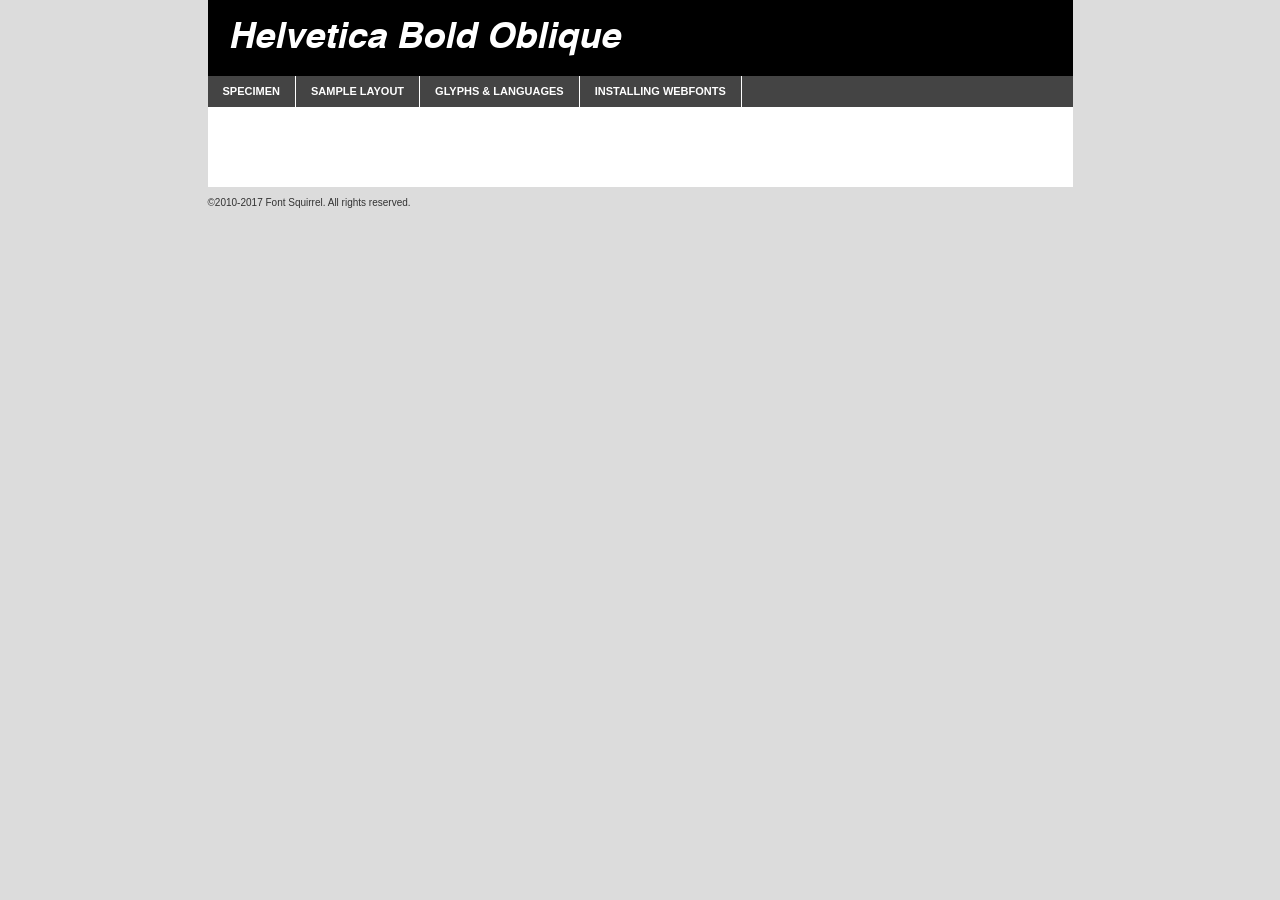
<file: fonts/helvetica-boldoblique-demo.html>
<!DOCTYPE html PUBLIC "-//W3C//DTD XHTML 1.0 Transitional//EN"
	"http://www.w3.org/TR/xhtml1/DTD/xhtml1-transitional.dtd">

<html xmlns="http://www.w3.org/1999/xhtml" xml:lang="en" lang="en">
<head>
	<meta http-equiv="Content-Type" content="text/html; charset=utf-8" />
	<script src="http://ajax.googleapis.com/ajax/libs/jquery/1.7.2/jquery.min.js" type="text/javascript" charset="utf-8"></script>
	<script type="text/javascript">
	(function($){$.fn.easyTabs=function(option){var param=jQuery.extend({fadeSpeed:"fast",defaultContent:1,activeClass:'active'},option);$(this).each(function(){var thisId="#"+this.id;if(param.defaultContent==''){param.defaultContent=1;}
	if(typeof param.defaultContent=="number")
	{var defaultTab=$(thisId+" .tabs li:eq("+(param.defaultContent-1)+") a").attr('href').substr(1);}else{var defaultTab=param.defaultContent;}
	$(thisId+" .tabs li a").each(function(){var tabToHide=$(this).attr('href').substr(1);$("#"+tabToHide).addClass('easytabs-tab-content');});hideAll();changeContent(defaultTab);function hideAll(){$(thisId+" .easytabs-tab-content").hide();}
	function changeContent(tabId){hideAll();$(thisId+" .tabs li").removeClass(param.activeClass);$(thisId+" .tabs li a[href=#"+tabId+"]").closest('li').addClass(param.activeClass);if(param.fadeSpeed!="none")
	{$(thisId+" #"+tabId).fadeIn(param.fadeSpeed);}else{$(thisId+" #"+tabId).show();}}
	$(thisId+" .tabs li").click(function(){var tabId=$(this).find('a').attr('href').substr(1);changeContent(tabId);return false;});});}})(jQuery);
	</script>
	<link rel="stylesheet" href="specimen_files/specimen_stylesheet.css" type="text/css" charset="utf-8" />
	<link rel="stylesheet" href="stylesheet.css" type="text/css" charset="utf-8" />

	<style type="text/css">
					body{
				font-family: 'helveticabold_oblique';
							}
		</style>

	<title>Helvetica Bold Oblique Specimen</title>
	
	
	<script type="text/javascript" charset="utf-8">
		$(document).ready(function() {
			$('#container').easyTabs({defaultContent:1});
		});
	</script>
</head>

<body>
<div id="container">
	<div id="header">
		Helvetica Bold Oblique	</div>
	<ul class="tabs">
		<li><a href="#specimen">Specimen</a></li>
		<li><a href="#layout">Sample Layout</a></li>
				<li><a href="#glyphs">Glyphs &amp; Languages</a></li>
		<li><a href="#installing">Installing Webfonts</a></li>
		
	</ul>
	
	<div id="main_content">

		
			<div id="specimen">
		
				<div class="section">
					<div class="grid12 firstcol">
						<div class="huge">AaBb</div>
					</div>
				</div>
		
				<div class="section">
					<div class="glyph_range">A&#x200B;B&#x200b;C&#x200b;D&#x200b;E&#x200b;F&#x200b;G&#x200b;H&#x200b;I&#x200b;J&#x200b;K&#x200b;L&#x200b;M&#x200b;N&#x200b;O&#x200b;P&#x200b;Q&#x200b;R&#x200b;S&#x200b;T&#x200b;U&#x200b;V&#x200b;W&#x200b;X&#x200b;Y&#x200b;Z&#x200b;a&#x200b;b&#x200b;c&#x200b;d&#x200b;e&#x200b;f&#x200b;g&#x200b;h&#x200b;i&#x200b;j&#x200b;k&#x200b;l&#x200b;m&#x200b;n&#x200b;o&#x200b;p&#x200b;q&#x200b;r&#x200b;s&#x200b;t&#x200b;u&#x200b;v&#x200b;w&#x200b;x&#x200b;y&#x200b;z&#x200b;1&#x200b;2&#x200b;3&#x200b;4&#x200b;5&#x200b;6&#x200b;7&#x200b;8&#x200b;9&#x200b;0&#x200b;&amp;&#x200b;.&#x200b;,&#x200b;?&#x200b;!&#x200b;&#64;&#x200b;(&#x200b;)&#x200b;#&#x200b;$&#x200b;%&#x200b;*&#x200b;+&#x200b;-&#x200b;=&#x200b;:&#x200b;;</div>
				</div>
				<div class="section">
					<div class="grid12 firstcol">
						<table class="sample_table">
							<tr><td>10</td><td class="size10">abcdefghijklmnopqrstuvwxyzABCDEFGHIJKLMNOPQRSTUVWXYZ0123456789abcdefghijklmnopqrstuvwxyzABCDEFGHIJKLMNOPQRSTUVWXYZ0123456789abcdefghijklmnopqrstuvwxyzABCDEFGHIJKLMNOPQRSTUVWXYZ</td></tr>
							<tr><td>11</td><td class="size11">abcdefghijklmnopqrstuvwxyzABCDEFGHIJKLMNOPQRSTUVWXYZ0123456789abcdefghijklmnopqrstuvwxyzABCDEFGHIJKLMNOPQRSTUVWXYZ0123456789abcdefghijklmnopqrstuvwxyzABCDEFGHIJKLMNOPQRSTUVWXYZ</td></tr>
							<tr><td>12</td><td class="size12">abcdefghijklmnopqrstuvwxyzABCDEFGHIJKLMNOPQRSTUVWXYZ0123456789abcdefghijklmnopqrstuvwxyzABCDEFGHIJKLMNOPQRSTUVWXYZ0123456789abcdefghijklmnopqrstuvwxyzABCDEFGHIJKLMNOPQRSTUVWXYZ</td></tr>
							<tr><td>13</td><td class="size13">abcdefghijklmnopqrstuvwxyzABCDEFGHIJKLMNOPQRSTUVWXYZ0123456789abcdefghijklmnopqrstuvwxyzABCDEFGHIJKLMNOPQRSTUVWXYZ0123456789abcdefghijklmnopqrstuvwxyzABCDEFGHIJKLMNOPQRSTUVWXYZ</td></tr>
							<tr><td>14</td><td class="size14">abcdefghijklmnopqrstuvwxyzABCDEFGHIJKLMNOPQRSTUVWXYZ0123456789abcdefghijklmnopqrstuvwxyzABCDEFGHIJKLMNOPQRSTUVWXYZ0123456789abcdefghijklmnopqrstuvwxyzABCDEFGHIJKLMNOPQRSTUVWXYZ</td></tr>
							<tr><td>16</td><td class="size16">abcdefghijklmnopqrstuvwxyzABCDEFGHIJKLMNOPQRSTUVWXYZ0123456789abcdefghijklmnopqrstuvwxyzABCDEFGHIJKLMNOPQRSTUVWXYZ</td></tr>
							<tr><td>18</td><td class="size18">abcdefghijklmnopqrstuvwxyzABCDEFGHIJKLMNOPQRSTUVWXYZ0123456789abcdefghijklmnopqrstuvwxyzABCDEFGHIJKLMNOPQRSTUVWXYZ</td></tr>
							<tr><td>20</td><td class="size20">abcdefghijklmnopqrstuvwxyzABCDEFGHIJKLMNOPQRSTUVWXYZ0123456789abcdefghijklmnopqrstuvwxyzABCDEFGHIJKLMNOPQRSTUVWXYZ</td></tr>
							<tr><td>24</td><td class="size24">abcdefghijklmnopqrstuvwxyzABCDEFGHIJKLMNOPQRSTUVWXYZ0123456789abcdefghijklmnopqrstuvwxyzABCDEFGHIJKLMNOPQRSTUVWXYZ</td></tr>
							<tr><td>30</td><td class="size30">abcdefghijklmnopqrstuvwxyzABCDEFGHIJKLMNOPQRSTUVWXYZ0123456789abcdefghijklmnopqrstuvwxyzABCDEFGHIJKLMNOPQRSTUVWXYZ</td></tr>
							<tr><td>36</td><td class="size36">abcdefghijklmnopqrstuvwxyzABCDEFGHIJKLMNOPQRSTUVWXYZ0123456789abcdefghijklmnopqrstuvwxyzABCDEFGHIJKLMNOPQRSTUVWXYZ</td></tr>
							<tr><td>48</td><td class="size48">abcdefghijklmnopqrstuvwxyzABCDEFGHIJKLMNOPQRSTUVWXYZ0123456789abcdefghijklmnopqrstuvwxyzABCDEFGHIJKLMNOPQRSTUVWXYZ</td></tr>
							<tr><td>60</td><td class="size60">abcdefghijklmnopqrstuvwxyzABCDEFGHIJKLMNOPQRSTUVWXYZ0123456789abcdefghijklmnopqrstuvwxyzABCDEFGHIJKLMNOPQRSTUVWXYZ</td></tr>
							<tr><td>72</td><td class="size72">abcdefghijklmnopqrstuvwxyzABCDEFGHIJKLMNOPQRSTUVWXYZ0123456789abcdefghijklmnopqrstuvwxyzABCDEFGHIJKLMNOPQRSTUVWXYZ</td></tr>
							<tr><td>90</td><td class="size90">abcdefghijklmnopqrstuvwxyzABCDEFGHIJKLMNOPQRSTUVWXYZ0123456789abcdefghijklmnopqrstuvwxyzABCDEFGHIJKLMNOPQRSTUVWXYZ</td></tr>
						</table>
				
					</div>
			
				</div>
		
		
		
								<div class="section" id="bodycomparison">


										<div id="xheight">
				<div class="fontbody">&#x25FC;&#x25FC;&#x25FC;&#x25FC;&#x25FC;&#x25FC;&#x25FC;&#x25FC;&#x25FC;&#x25FC;&#x25FC;&#x25FC;&#x25FC;&#x25FC;&#x25FC;&#x25FC;&#x25FC;&#x25FC;&#x25FC;&#x25FC;&#x25FC;&#x25FC;&#x25FC;&#x25FC;&#x25FC;&#x25FC;&#x25FC;&#x25FC;&#x25FC;&#x25FC;&#x25FC;&#x25FC;&#x25FC;&#x25FC;&#x25FC;&#x25FC;&#x25FC;&#x25FC;&#x25FC;&#x25FC;&#x25FC;&#x25FC;&#x25FC;&#x25FC;&#x25FC;&#x25FC;&#x25FC;&#x25FC;&#x25FC;&#x25FC;&#x25FC;&#x25FC;&#x25FC;&#x25FC;&#x25FC;&#x25FC;&#x25FC;&#x25FC;&#x25FC;&#x25FC;&#x25FC;&#x25FC;&#x25FC;&#x25FC;&#x25FC;&#x25FC;&#x25FC;&#x25FC;&#x25FC;&#x25FC;&#x25FC;&#x25FC;&#x25FC;&#x25FC;&#x25FC;&#x25FC;&#x25FC;&#x25FC;&#x25FC;&#x25FC;&#x25FC;&#x25FC;&#x25FC;&#x25FC;&#x25FC;&#x25FC;&#x25FC;&#x25FC;&#x25FC;&#x25FC;&#x25FC;&#x25FC;&#x25FC;&#x25FC;&#x25FC;&#x25FC;&#x25FC;&#x25FC;&#x25FC;body</div><div class="arialbody">body</div><div class="verdanabody">body</div><div class="georgiabody">body</div></div>
										<div class="fontbody" style="z-index:1">
											body<span>Helvetica Bold Oblique</span>
										</div>
										<div class="arialbody" style="z-index:1">
											body<span>Arial</span>
										</div>
										<div class="verdanabody" style="z-index:1">
											body<span>Verdana</span>
										</div>
										<div class="georgiabody" style="z-index:1">
											body<span>Georgia</span>
										</div>



								</div>
		
		
				<div class="section psample psample_row1" id="">
					
					<div class="grid2 firstcol">
						<p class="size10"><span>10.</span>Aenean lacinia bibendum nulla sed consectetur. Fusce dapibus, tellus ac cursus commodo, tortor mauris condimentum nibh, ut fermentum massa justo sit amet risus. Nullam id dolor id nibh ultricies vehicula ut id elit. Cum sociis natoque penatibus et magnis dis parturient montes, nascetur ridiculus mus. Nulla vitae elit libero, a pharetra augue.</p>
			
					</div>
					<div class="grid3">
						<p class="size11"><span>11.</span>Aenean lacinia bibendum nulla sed consectetur. Fusce dapibus, tellus ac cursus commodo, tortor mauris condimentum nibh, ut fermentum massa justo sit amet risus. Nullam id dolor id nibh ultricies vehicula ut id elit. Cum sociis natoque penatibus et magnis dis parturient montes, nascetur ridiculus mus. Nulla vitae elit libero, a pharetra augue.</p>
			
					</div>
					<div class="grid3">
						<p class="size12"><span>12.</span>Aenean lacinia bibendum nulla sed consectetur. Fusce dapibus, tellus ac cursus commodo, tortor mauris condimentum nibh, ut fermentum massa justo sit amet risus. Nullam id dolor id nibh ultricies vehicula ut id elit. Cum sociis natoque penatibus et magnis dis parturient montes, nascetur ridiculus mus. Nulla vitae elit libero, a pharetra augue.</p>
			
					</div>
					<div class="grid4">
						<p class="size13"><span>13.</span>Aenean lacinia bibendum nulla sed consectetur. Fusce dapibus, tellus ac cursus commodo, tortor mauris condimentum nibh, ut fermentum massa justo sit amet risus. Nullam id dolor id nibh ultricies vehicula ut id elit. Cum sociis natoque penatibus et magnis dis parturient montes, nascetur ridiculus mus. Nulla vitae elit libero, a pharetra augue.</p>
			
					</div>
					<div class="white_blend"></div>
					
				</div>
				<div class="section psample psample_row2" id="">
					<div class="grid3 firstcol">
						<p class="size14"><span>14.</span>Aenean lacinia bibendum nulla sed consectetur. Fusce dapibus, tellus ac cursus commodo, tortor mauris condimentum nibh, ut fermentum massa justo sit amet risus. Nullam id dolor id nibh ultricies vehicula ut id elit. Cum sociis natoque penatibus et magnis dis parturient montes, nascetur ridiculus mus. Nulla vitae elit libero, a pharetra augue.</p>
			
					</div>
					<div class="grid4">
						<p class="size16"><span>16.</span>Aenean lacinia bibendum nulla sed consectetur. Fusce dapibus, tellus ac cursus commodo, tortor mauris condimentum nibh, ut fermentum massa justo sit amet risus. Nullam id dolor id nibh ultricies vehicula ut id elit. Cum sociis natoque penatibus et magnis dis parturient montes, nascetur ridiculus mus. Nulla vitae elit libero, a pharetra augue.</p>
			
					</div>
					<div class="grid5">
						<p class="size18"><span>18.</span>Aenean lacinia bibendum nulla sed consectetur. Fusce dapibus, tellus ac cursus commodo, tortor mauris condimentum nibh, ut fermentum massa justo sit amet risus. Nullam id dolor id nibh ultricies vehicula ut id elit. Cum sociis natoque penatibus et magnis dis parturient montes, nascetur ridiculus mus. Nulla vitae elit libero, a pharetra augue.</p>
			
					</div>

					<div class="white_blend"></div>

				</div>
				
				<div class="section psample psample_row3" id="">
					<div class="grid5 firstcol">
						<p class="size20"><span>20.</span>Aenean lacinia bibendum nulla sed consectetur. Fusce dapibus, tellus ac cursus commodo, tortor mauris condimentum nibh, ut fermentum massa justo sit amet risus. Nullam id dolor id nibh ultricies vehicula ut id elit. Cum sociis natoque penatibus et magnis dis parturient montes, nascetur ridiculus mus. Nulla vitae elit libero, a pharetra augue.</p>
					</div>
					<div class="grid7">
						<p class="size24"><span>24.</span>Aenean lacinia bibendum nulla sed consectetur. Fusce dapibus, tellus ac cursus commodo, tortor mauris condimentum nibh, ut fermentum massa justo sit amet risus. Nullam id dolor id nibh ultricies vehicula ut id elit. Cum sociis natoque penatibus et magnis dis parturient montes, nascetur ridiculus mus. Nulla vitae elit libero, a pharetra augue.</p>
					</div>
					
					<div class="white_blend"></div>
					
				</div>
				
				<div class="section psample psample_row4" id="">
					<div class="grid12 firstcol">
						<p class="size30"><span>30.</span>Aenean lacinia bibendum nulla sed consectetur. Fusce dapibus, tellus ac cursus commodo, tortor mauris condimentum nibh, ut fermentum massa justo sit amet risus. Nullam id dolor id nibh ultricies vehicula ut id elit. Cum sociis natoque penatibus et magnis dis parturient montes, nascetur ridiculus mus. Nulla vitae elit libero, a pharetra augue.</p>
					</div>
					<div class="white_blend"></div>
					
				</div>
				
				
				
				<div class="section psample psample_row1 fullreverse">
					<div class="grid2 firstcol">
						<p class="size10"><span>10.</span>Aenean lacinia bibendum nulla sed consectetur. Fusce dapibus, tellus ac cursus commodo, tortor mauris condimentum nibh, ut fermentum massa justo sit amet risus. Nullam id dolor id nibh ultricies vehicula ut id elit. Cum sociis natoque penatibus et magnis dis parturient montes, nascetur ridiculus mus. Nulla vitae elit libero, a pharetra augue.</p>
			
					</div>
					<div class="grid3">
						<p class="size11"><span>11.</span>Aenean lacinia bibendum nulla sed consectetur. Fusce dapibus, tellus ac cursus commodo, tortor mauris condimentum nibh, ut fermentum massa justo sit amet risus. Nullam id dolor id nibh ultricies vehicula ut id elit. Cum sociis natoque penatibus et magnis dis parturient montes, nascetur ridiculus mus. Nulla vitae elit libero, a pharetra augue.</p>
			
					</div>
					<div class="grid3">
						<p class="size12"><span>12.</span>Aenean lacinia bibendum nulla sed consectetur. Fusce dapibus, tellus ac cursus commodo, tortor mauris condimentum nibh, ut fermentum massa justo sit amet risus. Nullam id dolor id nibh ultricies vehicula ut id elit. Cum sociis natoque penatibus et magnis dis parturient montes, nascetur ridiculus mus. Nulla vitae elit libero, a pharetra augue.</p>
			
					</div>
					<div class="grid4">
						<p class="size13"><span>13.</span>Aenean lacinia bibendum nulla sed consectetur. Fusce dapibus, tellus ac cursus commodo, tortor mauris condimentum nibh, ut fermentum massa justo sit amet risus. Nullam id dolor id nibh ultricies vehicula ut id elit. Cum sociis natoque penatibus et magnis dis parturient montes, nascetur ridiculus mus. Nulla vitae elit libero, a pharetra augue.</p>
			
					</div>
					<div class="black_blend"></div>
					
				</div>
				
				<div class="section psample psample_row2 fullreverse">
					<div class="grid3 firstcol">
						<p class="size14"><span>14.</span>Aenean lacinia bibendum nulla sed consectetur. Fusce dapibus, tellus ac cursus commodo, tortor mauris condimentum nibh, ut fermentum massa justo sit amet risus. Nullam id dolor id nibh ultricies vehicula ut id elit. Cum sociis natoque penatibus et magnis dis parturient montes, nascetur ridiculus mus. Nulla vitae elit libero, a pharetra augue.</p>
			
					</div>
					<div class="grid4">
						<p class="size16"><span>16.</span>Aenean lacinia bibendum nulla sed consectetur. Fusce dapibus, tellus ac cursus commodo, tortor mauris condimentum nibh, ut fermentum massa justo sit amet risus. Nullam id dolor id nibh ultricies vehicula ut id elit. Cum sociis natoque penatibus et magnis dis parturient montes, nascetur ridiculus mus. Nulla vitae elit libero, a pharetra augue.</p>
			
					</div>
					<div class="grid5">
						<p class="size18"><span>18.</span>Aenean lacinia bibendum nulla sed consectetur. Fusce dapibus, tellus ac cursus commodo, tortor mauris condimentum nibh, ut fermentum massa justo sit amet risus. Nullam id dolor id nibh ultricies vehicula ut id elit. Cum sociis natoque penatibus et magnis dis parturient montes, nascetur ridiculus mus. Nulla vitae elit libero, a pharetra augue.</p>
			
					</div>
					<div class="black_blend"></div>

				</div>
				
				<div class="section psample fullreverse psample_row3" id="">
					<div class="grid5 firstcol">
						<p class="size20"><span>20.</span>Aenean lacinia bibendum nulla sed consectetur. Fusce dapibus, tellus ac cursus commodo, tortor mauris condimentum nibh, ut fermentum massa justo sit amet risus. Nullam id dolor id nibh ultricies vehicula ut id elit. Cum sociis natoque penatibus et magnis dis parturient montes, nascetur ridiculus mus. Nulla vitae elit libero, a pharetra augue.</p>
					</div>
					<div class="grid7">
						<p class="size24"><span>24.</span>Aenean lacinia bibendum nulla sed consectetur. Fusce dapibus, tellus ac cursus commodo, tortor mauris condimentum nibh, ut fermentum massa justo sit amet risus. Nullam id dolor id nibh ultricies vehicula ut id elit. Cum sociis natoque penatibus et magnis dis parturient montes, nascetur ridiculus mus. Nulla vitae elit libero, a pharetra augue.</p>
					</div>
					
					<div class="black_blend"></div>
					
				</div>
				
				<div class="section psample fullreverse psample_row4" id="" style="border-bottom: 20px #000 solid;">
					<div class="grid12 firstcol">
						<p class="size30"><span>30.</span>Aenean lacinia bibendum nulla sed consectetur. Fusce dapibus, tellus ac cursus commodo, tortor mauris condimentum nibh, ut fermentum massa justo sit amet risus. Nullam id dolor id nibh ultricies vehicula ut id elit. Cum sociis natoque penatibus et magnis dis parturient montes, nascetur ridiculus mus. Nulla vitae elit libero, a pharetra augue.</p>
					</div>
					<div class="black_blend"></div>
					
				</div>
				
				
				
				
			</div>
			
			<div id="layout">
				
				<div class="section">
					
					<div class="grid12 firstcol">
						<h1>Lorem Ipsum Dolor</h1>
						<h2>Etiam porta sem malesuada magna mollis euismod</h2>
						
						<p class="byline">By <a href="#link">Aenean Lacinia</a></p>
					</div>
				</div>
				<div class="section">
					<div class="grid8 firstcol">
						<p class="large">Donec sed odio dui. Morbi leo risus, porta ac consectetur ac, vestibulum at eros. Fusce dapibus, tellus ac cursus commodo, tortor mauris condimentum nibh, ut fermentum massa justo sit amet risus. </p>

						
						<h3>Pellentesque ornare sem</h3>

						<p>Maecenas sed diam eget risus varius blandit sit amet non magna. Maecenas faucibus mollis interdum. Donec ullamcorper nulla non metus auctor fringilla. Nullam id dolor id nibh ultricies vehicula ut id elit. Nullam id dolor id nibh ultricies vehicula ut id elit. </p>

						<p>Aenean eu leo quam. Pellentesque ornare sem lacinia quam venenatis vestibulum. Lorem ipsum dolor sit amet, consectetur adipiscing elit. Cum sociis natoque penatibus et magnis dis parturient montes, nascetur ridiculus mus. </p>

						<p>Nulla vitae elit libero, a pharetra augue. Praesent commodo cursus magna, vel scelerisque nisl consectetur et. Aenean lacinia bibendum nulla sed consectetur. </p>

						<p>Nullam quis risus eget urna mollis ornare vel eu leo. Nullam quis risus eget urna mollis ornare vel eu leo. Maecenas sed diam eget risus varius blandit sit amet non magna. Donec ullamcorper nulla non metus auctor fringilla. </p>

						<h3>Cras mattis consectetur</h3>

						<p>Aenean eu leo quam. Pellentesque ornare sem lacinia quam venenatis vestibulum. Aenean lacinia bibendum nulla sed consectetur. Integer posuere erat a ante venenatis dapibus posuere velit aliquet. Cras mattis consectetur purus sit amet fermentum. </p>

						<p>Nullam id dolor id nibh ultricies vehicula ut id elit. Nullam quis risus eget urna mollis ornare vel eu leo. Cras mattis consectetur purus sit amet fermentum.</p>
					</div>
					
					<div class="grid4 sidebar">
						
						<div class="box reverse">
							<p class="last">Nullam quis risus eget urna mollis ornare vel eu leo. Donec ullamcorper nulla non metus auctor fringilla. Cras mattis consectetur purus sit amet fermentum. Sed posuere consectetur est at lobortis. Lorem ipsum dolor sit amet, consectetur adipiscing elit. </p>
						</div>
						
						<p class="caption">Maecenas sed diam eget risus varius.</p>

						<p>Vestibulum id ligula porta felis euismod semper. Integer posuere erat a ante venenatis dapibus posuere velit aliquet. Vestibulum id ligula porta felis euismod semper. Sed posuere consectetur est at lobortis. Maecenas sed diam eget risus varius blandit sit amet non magna. Fusce dapibus, tellus ac cursus commodo, tortor mauris condimentum nibh, ut fermentum massa justo sit amet risus. </p>

					

						<p>Duis mollis, est non commodo luctus, nisi erat porttitor ligula, eget lacinia odio sem nec elit. Aenean lacinia bibendum nulla sed consectetur. Vivamus sagittis lacus vel augue laoreet rutrum faucibus dolor auctor. Aenean lacinia bibendum nulla sed consectetur. Nullam quis risus eget urna mollis ornare vel eu leo. </p>

						<p>Praesent commodo cursus magna, vel scelerisque nisl consectetur et. Donec ullamcorper nulla non metus auctor fringilla. Maecenas faucibus mollis interdum. Fusce dapibus, tellus ac cursus commodo, tortor mauris condimentum nibh, ut fermentum massa justo sit amet risus. </p>

					</div>
				</div>
				
			</div>


			



		<div id="glyphs">
			<div class="section">
				<div class="grid12 firstcol">
			
				<h1>Language Support</h1>
				<p>The subset of Helvetica Bold Oblique in this kit supports the following languages:<br />
			
					Albanian, Basque, Breton, Chamorro, Danish, Dutch, English, Faroese, Finnish, French, Frisian, Galician, German, Icelandic, Italian, Malagasy, Norwegian, Portuguese, Spanish, Alsatian, Aragonese, Arapaho, Arrernte, Asturian, Aymara, Bislama, Cebuano, Corsican, Fijian, French_creole, Genoese, Gilbertese, Greenlandic, Haitian_creole, Hiligaynon, Hmong, Hopi, Ibanag, Iloko_ilokano, Indonesian, Interglossa_glosa, Interlingua, Irish_gaelic, Jerriais, Lojban, Lombard, Luxembourgeois, Manx, Mohawk, Norfolk_pitcairnese, Occitan, Oromo, Pangasinan, Papiamento, Piedmontese, Potawatomi, Rhaeto-romance, Romansh, Rotokas, Sami_lule, Samoan, Sardinian, Scots_gaelic, Seychelles_creole, Shona, Sicilian, Somali, Southern_ndebele, Swahili, Swati_swazi, Tagalog_filipino_pilipino, Tetum, Tok_pisin, Uyghur_latinized, Volapuk, Walloon, Warlpiri, Xhosa, Yapese, Zulu, Latinbasic, Ubasic, Demo				</p>
				<h1>Glyph Chart</h1>
				<p>The subset of Helvetica Bold Oblique in this kit includes all the glyphs listed below. Unicode entities are included above each glyph to help you insert individual characters into your layout.</p>
				<div id="glyph_chart">
			
																				 <div><p>&amp;#8;</p>&#8;</div>
																				 <div><p>&amp;#8;</p>&#8;</div>
																				 <div><p>&amp;#9;</p>&#9;</div>
																				 <div><p>&amp;#9;</p>&#9;</div>
																				 <div><p>&amp;#9;</p>&#9;</div>
																				 <div><p>&amp;#8;</p>&#8;</div>
																				 <div><p>&amp;#32;</p>&#32;</div>
																				 <div><p>&amp;#33;</p>&#33;</div>
																				 <div><p>&amp;#34;</p>&#34;</div>
																				 <div><p>&amp;#35;</p>&#35;</div>
																				 <div><p>&amp;#36;</p>&#36;</div>
																				 <div><p>&amp;#37;</p>&#37;</div>
																				 <div><p>&amp;#38;</p>&#38;</div>
																				 <div><p>&amp;#39;</p>&#39;</div>
																				 <div><p>&amp;#40;</p>&#40;</div>
																				 <div><p>&amp;#41;</p>&#41;</div>
																				 <div><p>&amp;#42;</p>&#42;</div>
																				 <div><p>&amp;#43;</p>&#43;</div>
																				 <div><p>&amp;#44;</p>&#44;</div>
																				 <div><p>&amp;#45;</p>&#45;</div>
																				 <div><p>&amp;#46;</p>&#46;</div>
																				 <div><p>&amp;#47;</p>&#47;</div>
																				 <div><p>&amp;#48;</p>&#48;</div>
																				 <div><p>&amp;#49;</p>&#49;</div>
																				 <div><p>&amp;#50;</p>&#50;</div>
																				 <div><p>&amp;#51;</p>&#51;</div>
																				 <div><p>&amp;#52;</p>&#52;</div>
																				 <div><p>&amp;#53;</p>&#53;</div>
																				 <div><p>&amp;#54;</p>&#54;</div>
																				 <div><p>&amp;#55;</p>&#55;</div>
																				 <div><p>&amp;#56;</p>&#56;</div>
																				 <div><p>&amp;#57;</p>&#57;</div>
																				 <div><p>&amp;#58;</p>&#58;</div>
																				 <div><p>&amp;#59;</p>&#59;</div>
																				 <div><p>&amp;#60;</p>&#60;</div>
																				 <div><p>&amp;#61;</p>&#61;</div>
																				 <div><p>&amp;#62;</p>&#62;</div>
																				 <div><p>&amp;#63;</p>&#63;</div>
																				 <div><p>&amp;#64;</p>&#64;</div>
																				 <div><p>&amp;#65;</p>&#65;</div>
																				 <div><p>&amp;#66;</p>&#66;</div>
																				 <div><p>&amp;#67;</p>&#67;</div>
																				 <div><p>&amp;#68;</p>&#68;</div>
																				 <div><p>&amp;#69;</p>&#69;</div>
																				 <div><p>&amp;#70;</p>&#70;</div>
																				 <div><p>&amp;#71;</p>&#71;</div>
																				 <div><p>&amp;#72;</p>&#72;</div>
																				 <div><p>&amp;#73;</p>&#73;</div>
																				 <div><p>&amp;#74;</p>&#74;</div>
																				 <div><p>&amp;#75;</p>&#75;</div>
																				 <div><p>&amp;#76;</p>&#76;</div>
																				 <div><p>&amp;#77;</p>&#77;</div>
																				 <div><p>&amp;#78;</p>&#78;</div>
																				 <div><p>&amp;#79;</p>&#79;</div>
																				 <div><p>&amp;#80;</p>&#80;</div>
																				 <div><p>&amp;#81;</p>&#81;</div>
																				 <div><p>&amp;#82;</p>&#82;</div>
																				 <div><p>&amp;#83;</p>&#83;</div>
																				 <div><p>&amp;#84;</p>&#84;</div>
																				 <div><p>&amp;#85;</p>&#85;</div>
																				 <div><p>&amp;#86;</p>&#86;</div>
																				 <div><p>&amp;#87;</p>&#87;</div>
																				 <div><p>&amp;#88;</p>&#88;</div>
																				 <div><p>&amp;#89;</p>&#89;</div>
																				 <div><p>&amp;#90;</p>&#90;</div>
																				 <div><p>&amp;#91;</p>&#91;</div>
																				 <div><p>&amp;#92;</p>&#92;</div>
																				 <div><p>&amp;#93;</p>&#93;</div>
																				 <div><p>&amp;#94;</p>&#94;</div>
																				 <div><p>&amp;#95;</p>&#95;</div>
																				 <div><p>&amp;#96;</p>&#96;</div>
																				 <div><p>&amp;#97;</p>&#97;</div>
																				 <div><p>&amp;#98;</p>&#98;</div>
																				 <div><p>&amp;#99;</p>&#99;</div>
																				 <div><p>&amp;#100;</p>&#100;</div>
																				 <div><p>&amp;#101;</p>&#101;</div>
																				 <div><p>&amp;#102;</p>&#102;</div>
																				 <div><p>&amp;#103;</p>&#103;</div>
																				 <div><p>&amp;#104;</p>&#104;</div>
																				 <div><p>&amp;#105;</p>&#105;</div>
																				 <div><p>&amp;#106;</p>&#106;</div>
																				 <div><p>&amp;#107;</p>&#107;</div>
																				 <div><p>&amp;#108;</p>&#108;</div>
																				 <div><p>&amp;#109;</p>&#109;</div>
																				 <div><p>&amp;#110;</p>&#110;</div>
																				 <div><p>&amp;#111;</p>&#111;</div>
																				 <div><p>&amp;#112;</p>&#112;</div>
																				 <div><p>&amp;#113;</p>&#113;</div>
																				 <div><p>&amp;#114;</p>&#114;</div>
																				 <div><p>&amp;#115;</p>&#115;</div>
																				 <div><p>&amp;#116;</p>&#116;</div>
																				 <div><p>&amp;#117;</p>&#117;</div>
																				 <div><p>&amp;#118;</p>&#118;</div>
																				 <div><p>&amp;#119;</p>&#119;</div>
																				 <div><p>&amp;#120;</p>&#120;</div>
																				 <div><p>&amp;#121;</p>&#121;</div>
																				 <div><p>&amp;#122;</p>&#122;</div>
																				 <div><p>&amp;#123;</p>&#123;</div>
																				 <div><p>&amp;#124;</p>&#124;</div>
																				 <div><p>&amp;#125;</p>&#125;</div>
																				 <div><p>&amp;#126;</p>&#126;</div>
																				 <div><p>&amp;#160;</p>&#160;</div>
																				 <div><p>&amp;#161;</p>&#161;</div>
																				 <div><p>&amp;#162;</p>&#162;</div>
																				 <div><p>&amp;#163;</p>&#163;</div>
																				 <div><p>&amp;#164;</p>&#164;</div>
																				 <div><p>&amp;#165;</p>&#165;</div>
																				 <div><p>&amp;#166;</p>&#166;</div>
																				 <div><p>&amp;#167;</p>&#167;</div>
																				 <div><p>&amp;#168;</p>&#168;</div>
																				 <div><p>&amp;#169;</p>&#169;</div>
																				 <div><p>&amp;#170;</p>&#170;</div>
																				 <div><p>&amp;#171;</p>&#171;</div>
																				 <div><p>&amp;#172;</p>&#172;</div>
																				 <div><p>&amp;#173;</p>&#173;</div>
																				 <div><p>&amp;#174;</p>&#174;</div>
																				 <div><p>&amp;#175;</p>&#175;</div>
																				 <div><p>&amp;#176;</p>&#176;</div>
																				 <div><p>&amp;#177;</p>&#177;</div>
																				 <div><p>&amp;#178;</p>&#178;</div>
																				 <div><p>&amp;#179;</p>&#179;</div>
																				 <div><p>&amp;#180;</p>&#180;</div>
																				 <div><p>&amp;#181;</p>&#181;</div>
																				 <div><p>&amp;#182;</p>&#182;</div>
																				 <div><p>&amp;#183;</p>&#183;</div>
																				 <div><p>&amp;#184;</p>&#184;</div>
																				 <div><p>&amp;#185;</p>&#185;</div>
																				 <div><p>&amp;#186;</p>&#186;</div>
																				 <div><p>&amp;#187;</p>&#187;</div>
																				 <div><p>&amp;#188;</p>&#188;</div>
																				 <div><p>&amp;#189;</p>&#189;</div>
																				 <div><p>&amp;#190;</p>&#190;</div>
																				 <div><p>&amp;#191;</p>&#191;</div>
																				 <div><p>&amp;#192;</p>&#192;</div>
																				 <div><p>&amp;#193;</p>&#193;</div>
																				 <div><p>&amp;#194;</p>&#194;</div>
																				 <div><p>&amp;#195;</p>&#195;</div>
																				 <div><p>&amp;#196;</p>&#196;</div>
																				 <div><p>&amp;#197;</p>&#197;</div>
																				 <div><p>&amp;#198;</p>&#198;</div>
																				 <div><p>&amp;#199;</p>&#199;</div>
																				 <div><p>&amp;#200;</p>&#200;</div>
																				 <div><p>&amp;#201;</p>&#201;</div>
																				 <div><p>&amp;#202;</p>&#202;</div>
																				 <div><p>&amp;#203;</p>&#203;</div>
																				 <div><p>&amp;#204;</p>&#204;</div>
																				 <div><p>&amp;#205;</p>&#205;</div>
																				 <div><p>&amp;#206;</p>&#206;</div>
																				 <div><p>&amp;#207;</p>&#207;</div>
																				 <div><p>&amp;#208;</p>&#208;</div>
																				 <div><p>&amp;#209;</p>&#209;</div>
																				 <div><p>&amp;#210;</p>&#210;</div>
																				 <div><p>&amp;#211;</p>&#211;</div>
																				 <div><p>&amp;#212;</p>&#212;</div>
																				 <div><p>&amp;#213;</p>&#213;</div>
																				 <div><p>&amp;#214;</p>&#214;</div>
																				 <div><p>&amp;#215;</p>&#215;</div>
																				 <div><p>&amp;#216;</p>&#216;</div>
																				 <div><p>&amp;#217;</p>&#217;</div>
																				 <div><p>&amp;#218;</p>&#218;</div>
																				 <div><p>&amp;#219;</p>&#219;</div>
																				 <div><p>&amp;#220;</p>&#220;</div>
																				 <div><p>&amp;#221;</p>&#221;</div>
																				 <div><p>&amp;#222;</p>&#222;</div>
																				 <div><p>&amp;#223;</p>&#223;</div>
																				 <div><p>&amp;#224;</p>&#224;</div>
																				 <div><p>&amp;#225;</p>&#225;</div>
																				 <div><p>&amp;#226;</p>&#226;</div>
																				 <div><p>&amp;#227;</p>&#227;</div>
																				 <div><p>&amp;#228;</p>&#228;</div>
																				 <div><p>&amp;#229;</p>&#229;</div>
																				 <div><p>&amp;#230;</p>&#230;</div>
																				 <div><p>&amp;#231;</p>&#231;</div>
																				 <div><p>&amp;#232;</p>&#232;</div>
																				 <div><p>&amp;#233;</p>&#233;</div>
																				 <div><p>&amp;#234;</p>&#234;</div>
																				 <div><p>&amp;#235;</p>&#235;</div>
																				 <div><p>&amp;#236;</p>&#236;</div>
																				 <div><p>&amp;#237;</p>&#237;</div>
																				 <div><p>&amp;#238;</p>&#238;</div>
																				 <div><p>&amp;#239;</p>&#239;</div>
																				 <div><p>&amp;#240;</p>&#240;</div>
																				 <div><p>&amp;#241;</p>&#241;</div>
																				 <div><p>&amp;#242;</p>&#242;</div>
																				 <div><p>&amp;#243;</p>&#243;</div>
																				 <div><p>&amp;#244;</p>&#244;</div>
																				 <div><p>&amp;#245;</p>&#245;</div>
																				 <div><p>&amp;#246;</p>&#246;</div>
																				 <div><p>&amp;#247;</p>&#247;</div>
																				 <div><p>&amp;#248;</p>&#248;</div>
																				 <div><p>&amp;#249;</p>&#249;</div>
																				 <div><p>&amp;#250;</p>&#250;</div>
																				 <div><p>&amp;#251;</p>&#251;</div>
																				 <div><p>&amp;#252;</p>&#252;</div>
																				 <div><p>&amp;#253;</p>&#253;</div>
																				 <div><p>&amp;#254;</p>&#254;</div>
																				 <div><p>&amp;#255;</p>&#255;</div>
																				 <div><p>&amp;#338;</p>&#338;</div>
																				 <div><p>&amp;#339;</p>&#339;</div>
																				 <div><p>&amp;#376;</p>&#376;</div>
																				 <div><p>&amp;#710;</p>&#710;</div>
																				 <div><p>&amp;#732;</p>&#732;</div>
																				 <div><p>&amp;#8192;</p>&#8192;</div>
																				 <div><p>&amp;#8193;</p>&#8193;</div>
																				 <div><p>&amp;#8194;</p>&#8194;</div>
																				 <div><p>&amp;#8195;</p>&#8195;</div>
																				 <div><p>&amp;#8196;</p>&#8196;</div>
																				 <div><p>&amp;#8197;</p>&#8197;</div>
																				 <div><p>&amp;#8198;</p>&#8198;</div>
																				 <div><p>&amp;#8199;</p>&#8199;</div>
																				 <div><p>&amp;#8200;</p>&#8200;</div>
																				 <div><p>&amp;#8201;</p>&#8201;</div>
																				 <div><p>&amp;#8202;</p>&#8202;</div>
																				 <div><p>&amp;#8208;</p>&#8208;</div>
																				 <div><p>&amp;#8209;</p>&#8209;</div>
																				 <div><p>&amp;#8210;</p>&#8210;</div>
																				 <div><p>&amp;#8211;</p>&#8211;</div>
																				 <div><p>&amp;#8212;</p>&#8212;</div>
																				 <div><p>&amp;#8216;</p>&#8216;</div>
																				 <div><p>&amp;#8217;</p>&#8217;</div>
																				 <div><p>&amp;#8218;</p>&#8218;</div>
																				 <div><p>&amp;#8220;</p>&#8220;</div>
																				 <div><p>&amp;#8221;</p>&#8221;</div>
																				 <div><p>&amp;#8222;</p>&#8222;</div>
																				 <div><p>&amp;#8226;</p>&#8226;</div>
																				 <div><p>&amp;#8230;</p>&#8230;</div>
																				 <div><p>&amp;#8239;</p>&#8239;</div>
																				 <div><p>&amp;#8249;</p>&#8249;</div>
																				 <div><p>&amp;#8250;</p>&#8250;</div>
																				 <div><p>&amp;#8287;</p>&#8287;</div>
																				 <div><p>&amp;#8364;</p>&#8364;</div>
																				 <div><p>&amp;#8482;</p>&#8482;</div>
																				 <div><p>&amp;#64257;</p>&#64257;</div>
																				 <div><p>&amp;#64258;</p>&#64258;</div>
																																																</div>	
				</div>
		
		
			</div>
		</div>
		
		
		<div id="specs">
			
		</div>
	
		<div id="installing">
			<div class="section">
				<div class="grid7 firstcol">
					<h1>Installing Webfonts</h1>
					
					<p>Webfonts are supported by all major browser platforms but not all in the same way. There are currently four different font formats that must be included in order to target all browsers. This includes TTF, WOFF, EOT and SVG.</p>
					
					<h2>1. Upload your webfonts</h2>
					<p>You must upload your webfont kit to your website. They should be in or near the same directory as your CSS files.</p>
					
					<h2>2. Include the webfont stylesheet</h2>
					<p>A special CSS @font-face declaration helps the various browsers select the appropriate font it needs without causing you a bunch of headaches. Learn more about this syntax by reading the <a href="https://www.fontspring.com/blog/further-hardening-of-the-bulletproof-syntax">Fontspring blog post</a> about it. The code for it is as follows:</p>


<code>
@font-face{ 
	font-family: 'MyWebFont';
	src: url('WebFont.eot');
	src: url('WebFont.eot?#iefix') format('embedded-opentype'),
	     url('WebFont.woff') format('woff'),
	     url('WebFont.ttf') format('truetype'),
	     url('WebFont.svg#webfont') format('svg');
}
</code>

	<p>We've already gone ahead and generated the code for you. All you have to do is link to the stylesheet in your HTML, like this:</p>
	<code>&lt;link rel=&quot;stylesheet&quot; href=&quot;stylesheet.css&quot; type=&quot;text/css&quot; charset=&quot;utf-8&quot; /&gt;</code>

					<h2>3. Modify your own stylesheet</h2>
					<p>To take advantage of your new fonts, you must tell your stylesheet to use them. Look at the original @font-face declaration above and find the property called "font-family." The name linked there will be what you use to reference the font. Prepend that webfont name to the font stack in the "font-family" property, inside the selector you want to change. For example:</p>
<code>p { font-family: 'WebFont', Arial, sans-serif; }</code>

<h2>4. Test</h2>
<p>Getting webfonts to work cross-browser <em>can</em> be tricky. Use the information in the sidebar to help you if you find that fonts aren't loading in a particular browser.</p>
				</div>
				
				<div class="grid5 sidebar">
					<div class="box">
						<h2>Troubleshooting<br />Font-Face Problems</h2>
						<p>Having trouble getting your webfonts to load in your new website? Here are some tips to sort out what might be the problem.</p>

						<h3>Fonts not showing in any browser</h3>

						<p>This sounds like you need to work on the plumbing. You either did not upload the fonts to the correct directory, or you did not link the fonts properly in the CSS. If you've confirmed that all this is correct and you still have a problem, take a look at your .htaccess file and see if requests are getting intercepted.</p>

						<h3>Fonts not loading in iPhone or iPad</h3>

						<p>The most common problem here is that you are serving the fonts from an IIS server. IIS refuses to serve files that have unknown MIME types. If that is the case, you must set the MIME type for SVG to "image/svg+xml" in the server settings. Follow these instructions from Microsoft if you need help.</p>

						<h3>Fonts not loading in Firefox</h3>

						<p>The primary reason for this failure? You are still using a version Firefox older than 3.5. So upgrade already! If that isn't it, then you are very likely serving fonts from a different domain. Firefox requires that all font assets be served from the same domain. Lastly it is possible that you need to add WOFF to your list of MIME types (if you are serving via IIS.)</p>

						<h3>Fonts not loading in IE</h3>

						<p>Are you looking at Internet Explorer on an actual Windows machine or are you cheating by using a service like Adobe BrowserLab? Many of these screenshot services do not render @font-face for IE. Best to test it on a real machine.</p>

						<h3>Fonts not loading in IE9</h3>

						<p>IE9, like Firefox, requires that fonts be served from the same domain as the website. Make sure that is the case.</p>
					</div>
				</div>
			</div>
			
		</div>
	
	</div>
	<div id="footer">
		<p>&copy;2010-2017 Font Squirrel. All rights reserved.</p>
	</div>
</div>
</body>
</html>
</file>
<file: css/project1.css>
h3{
    font-weight: bold;
    font-family: Arial, Helvetica, sans-serif;
}

body{
    overflow-x: hidden;
}

.flex {
    width: 100vw;
    display: flex;
    justify-content: space-between;
}


#left_part_fill {
    width: 50%;
    height: 100vh;
}

#right_part {
    display: flex;
    flex-direction: column;
    align-items: center;
    padding: 50px 0 50px 0px;
    gap: 20px;
    justify-content: space-between;
    width: 50%;
    height: fit-content;
    /* background-color: rgba(255, 255, 0, 0.164); */
    z-index: -1;
}
#left_part{
    z-index: -2;
    }

.item {
    z-index: 5;
    width: 55vh;
    height: 65vh;
    /* background-color: green; */
    background-repeat: no-repeat;
    background-position: center;
    background-size: contain;
}



#right_part > div:nth-child(1){
    background-image: url("../img/proj1-1.svg");
}
#right_part > div:nth-child(2){
    background-image: url("../img/proj1-2.svg");
}
#right_part > div:nth-child(3){
    background-image: url("../img/proj1-3.jpg");
}


#left_part {
    position: fixed;
    /* background-color: blueviolet; */
    background-image: url("../img/proj1.jpg");
    background-repeat: no-repeat;
    background-position: center;
    background-size: cover;
    width: 50vw;
    height: 100vh;
    left: 0;
    top: 0;
}
#header{
    z-index: 1;
}

#description h1{
    font-family: Arial, Helvetica, sans-serif;
    font-weight: bold;
    font-size:5vh;
    
}
#description p{
    font-family: Arial, Helvetica, sans-serif;
    font-weight: normal;
    font-size:1.6vh;
    line-height: 1.4;
}

#description{
    width:70%;
    margin-top:20px;
    z-index: -3;
}



@media screen and (max-width: 1100px) {
    #left_part_fill {
        display: none;
    }
    #left_part{
        position: fixed;
        width: 106vw;
        height: 55vh;
        z-index: -2;
    }
    .flex {
       flex-direction: column;
    }

    #right_part {
        width: 100%;
        background: none;
        margin-top: 43vh;
        z-index: 0;
  }

  #description {
    width: 85%;
    margin-top: 20px;
    z-index:2;
}
#copyrights {
    display: none;
}

#header{
    z-index: 1;
}

}

@media screen and (max-width: 500px) {
    .item{
        z-index: 5;
        width: 44vh;
        height: 55vh;
        /* background-color: green; */
        background-repeat: no-repeat;
        background-position: center;
        background-size: contain;
    }

    #right_part{
        margin-top: 33vh;
        gap:0;
    }

    #description{
        margin-top: 13vh;
    }
}

@media screen and (max-width: 430px) {
    .item{
        z-index: 5;
        width: 44vh;
        height: 65vh;
        /* background-color: green; */
        background-repeat: no-repeat;
        background-position: center;
        background-size: contain;
    }

    #right_part{
        margin-top: 33vh;
        gap:0;
    }

    #description h1{
        font-size: 4vh;
    }

    .item{
        width: 40vh;
        height: 40vh;
    }

    #description{
        margin-top: 13vh;
    }
}


@media screen and (max-width: 370px) {
    

    #left_part {
        position: fixed;
        width: 100vw;
        height: 57vh;
    }
    .item {
        width: 31vh;
        height: 40vh;
    }
}




@media screen and (max-width: 320px) {
    
    #description h1 {
        font-size: 3.5vh;
    }
    
}


@media screen and (max-width: 300px) {
    
    .item {
        width: 27vh;
        height: 34vh;
    }
    
}

@media screen and (max-width: 280px) {
    
    #description h1 {
        font-size: 3vh;
    }
    #left_part {
        position: fixed;
        width: 100vw;
        height: 46vh;
    }
    #right_part {
        margin-top: 24vh;
    }
    .item {
        width: 24vh;
        height: 34vh;
    }
    #description {
        margin-top: 6vh;
    }
    #header_top > div a {
        font-size: 15px;
    }
}
</file>
<file: css/project2.css>
h3{
    font-weight: bold;
    font-family: Arial, Helvetica, sans-serif;
}

body{
    overflow-x: hidden;
}

.flex {
    width: 100vw;
    display: flex;
    justify-content: space-between;
}


#left_part_fill {
    width: 50%;
    height: 100vh;
}

#right_part {
    display: flex;
    flex-direction: column;
    align-items: center;
    padding: 50px 0 50px 0px;
    gap: 20px;
    justify-content: space-between;
    width: 50%;
    height: fit-content;
    /* background-color: rgba(255, 255, 0, 0.164); */
    z-index: 0;
}



.item {
    z-index: 5;
    width: 55vh;
    height: 65vh;
    /* background-color: green; */
    background-repeat: no-repeat;
    background-position: center;
    background-size: contain;
}



#right_part > div:nth-child(1){
    background-image: url("../img/proj2-0.svg");
}
#right_part > div:nth-child(2){
    background-image: url("../img/proj2-1.png");
}
#right_part > div:nth-child(3){
    background-image: url("../img/proj2-2.png");
    width:80%;
}
#right_part > div:nth-child(4){
    background-image: url("../img/proj2-3.png");
    width:40%;
}
#right_part > div:nth-child(5){
    background-image: url("../img/proj2-4.jpg");
}
#right_part > div:nth-child(6){
    background-image: url("../img/proj2-5.png");
    width:100vw;

}
#right_part > div:nth-child(7){
    background-image: url("../img/proj2-6.png");
}
#right_part > div:nth-child(8){
    background-image: url("../img/proj2-7.png");
}


#left_part {
    position: fixed;
    /* background-color: blueviolet; */
    background-image: url("../img/proj2.jpg");
    background-repeat: no-repeat;
    background-position: center;
    background-size: cover;
    width: 50vw;
    height: 100vh;
    left: 0;
    top: 0;
    z-index: -1;
}


#description h1{
    font-family: Arial, Helvetica, sans-serif;
    font-weight: bold;
    font-size:5vh;
    
}
#description p, #description > span > a{
    font-family: Arial, Helvetica, sans-serif;
    font-weight: normal;
    font-size:1.6vh;
    line-height: 1.4;
}
#header{
    z-index: 4;
}
#description{
    width:70%;
    margin-top:20px;
}
#description > span > a{
    color:#E9232A;
    display: flex;
    margin-top: -15px;
    cursor: pointer;
  }

@media screen and (max-width: 1100px) {
    #left_part_fill {
        display: none;
    }
    #left_part{
        position: fixed;
        width: 106vw;
        height: 50vh;
    }
    .flex {
       flex-direction: column;
    }

    #right_part {
        width: 100%;
        background: none;
        margin-top: 43vh;
  }

  #description {
    width: 85%;
    margin-top: 20px;
    z-index:2;
}
#copyrights {
    display: none;
}

#left_part{
    z-index: -1;
}
#right_part {
    z-index: 0;
}
#header{
    z-index: 1;
}

}

@media screen and (max-width: 500px) {
    .item{
        z-index: 5;
        width: 44vh;
        height: 55vh;
        /* background-color: green; */
        background-repeat: no-repeat;
        background-position: center;
        background-size: contain;
    }

    #right_part{
        margin-top: 33vh;
        gap:0;
    }

    #description{
        margin-top: 13vh;
    }
}

@media screen and (max-width: 430px) {
    .item{
        z-index: 5;
        width: 44vh;
        height: 65vh;
        /* background-color: green; */
        background-repeat: no-repeat;
        background-position: center;
        background-size: contain;
    }

    #right_part{
        margin-top: 33vh;
        gap:0;
    }

    #description h1{
        font-size: 4vh;
    }

    .item{
        width: 40vh;
        height: 40vh;
    }

    #description{
        margin-top: 13vh;
    }
}


@media screen and (max-width: 370px) {
    

    #left_part {
        position: fixed;
        width: 100vw;
        height: 57vh;
    }
    .item {
        width: 31vh;
        height: 40vh;
    }
}




@media screen and (max-width: 320px) {
    
    #description h1 {
        font-size: 3.5vh;
    }
    
}


@media screen and (max-width: 300px) {
    
    .item {
        width: 27vh;
        height: 34vh;
    }
    
}

@media screen and (max-width: 280px) {
    
    #description h1 {
        font-size: 3vh;
    }
    #left_part {
        position: fixed;
        width: 100vw;
        height: 46vh;
    }
    #right_part {
        margin-top: 24vh;
    }
    .item {
        width: 24vh;
        height: 34vh;
    }
    #description {
        margin-top: 6vh;
    }
    #header_top > div a {
        font-size: 15px;
    }
}
</file>
<file: css/project3.css>
h3{
    font-weight: bold;
    font-family: Arial, Helvetica, sans-serif;
}

body{
    overflow-x: hidden;
}

.flex {
    width: 100vw;
    display: flex;
    justify-content: space-between;
}


#left_part_fill {
    width: 50%;
    height: 100vh;
}

#right_part {
    display: flex;
    flex-direction: column;
    align-items: center;
    padding: 50px 0 50px 0px;
    gap: 20px;
    justify-content: space-between;
    width: 50%;
    height: fit-content;
z-index: -1;
}
#left_part{
    z-index: -2;
    }

.item {
    z-index: 5;
    width: 55vh;
    height: 65vh;
    /* background-color: green; */
    background-repeat: no-repeat;
    background-position: center;
    background-size: contain;
}



#right_part > div:nth-child(1){
    background-image: url("../img/proj3-1.png");
}
#right_part > div:nth-child(2){
    background-image: url("../img/proj3-2.png");
}
#right_part > div:nth-child(3){
    background-image: url("../img/proj3-3.png");
}
#right_part > div:nth-child(4){
    background-image: url("../img/proj3-4.png");
}
#right_part > div:nth-child(5){
    background-image: url("../img/proj3-5.jpg");
}

#left_part {
    position: fixed;
    /* background-color: blueviolet; */
    background-image: url("../img/proj3.jpg");
    background-repeat: no-repeat;
    background-position: center;
    background-size: cover;
    width: 50vw;
    height: 100vh;
    left: 0;
    top: 0;
}
#left_part{
    z-index: -1;
}
#right_part {
    z-index: 0;
}
#header{
    z-index: 1;
}


#description h1{
    font-family: Arial, Helvetica, sans-serif;
    font-weight: bold;
    font-size:5vh;
    
}
#description p, #description > span > a{
    font-family: Arial, Helvetica, sans-serif;
    font-weight: normal;
    font-size:1.6vh;
    line-height: 1.4;
}

#description{
    width:70%;
    margin-top:20px;
}
#description > span > a{
    color:#E9232A;
    display: flex;
    margin-top: -15px;
    cursor: pointer;
  }

@media screen and (max-width: 1100px) {
    #left_part_fill {
        display: none;
    }
    #left_part{
        position: fixed;
        width: 106vw;
        height: 50vh;
    }
    .flex {
       flex-direction: column;
    }

    #right_part {
        width: 100%;
        background: none;
        margin-top: 43vh;
  }

  #description {
    width: 85%;
    margin-top: 20px;
    z-index:2;
}
#copyrights {
    display: none;
}
#left_part{
    z-index: -1;
}
#right_part {
    z-index: 0;
}
#header{
    z-index: 1;
}

}

@media screen and (max-width: 500px) {
    .item{
        z-index: 5;
        width: 44vh;
        height: 55vh;
        /* background-color: green; */
        background-repeat: no-repeat;
        background-position: center;
        background-size: contain;
    }

    #right_part{
        margin-top: 33vh;
        gap:0;
    }

    #description{
        margin-top: 13vh;
    }
}

@media screen and (max-width: 430px) {
    .item{
        z-index: 5;
        width: 44vh;
        height: 65vh;
        /* background-color: green; */
        background-repeat: no-repeat;
        background-position: center;
        background-size: contain;
    }

    #right_part{
        margin-top: 33vh;
        gap:0;
    }

    #description h1{
        font-size: 4vh;
    }

    .item{
        width: 40vh;
        height: 40vh;
    }

    #description{
        margin-top: 13vh;
    }
}


@media screen and (max-width: 370px) {
    

    #left_part {
        position: fixed;
        width: 100vw;
        height: 57vh;
    }
    .item {
        width: 31vh;
        height: 40vh;
    }
}




@media screen and (max-width: 320px) {
    
    #description h1 {
        font-size: 3.5vh;
    }
    
}


@media screen and (max-width: 300px) {
    
    .item {
        width: 27vh;
        height: 34vh;
    }
    
}

@media screen and (max-width: 280px) {
    
    #description h1 {
        font-size: 3vh;
    }
    #left_part {
        position: fixed;
        width: 100vw;
        height: 46vh;
    }
    #right_part {
        margin-top: 24vh;
    }
    .item {
        width: 24vh;
        height: 34vh;
    }
    #description {
        margin-top: 6vh;
    }
    #header_top > div a {
        font-size: 15px;
    }
}
</file>
<file: css/project5.css>
h3{
    font-weight: bold;
    font-family: Arial, Helvetica, sans-serif;
}

body{
    overflow-x: hidden;
}

.flex {
    width: 100vw;
    display: flex;
    justify-content: space-between;
}


#left_part_fill {
    width: 50%;
    height: 100vh;
}

#right_part {
    display: flex;
    flex-direction: column;
    align-items: center;
    padding: 50px 0 50px 0px;
    gap: 20px;
    justify-content: space-between;
    width: 50%;
    height: fit-content;
z-index: -1
;}

#left_part{
z-index: -2;
}
.item {
    z-index: 5;
    width: 42vw;
    height: 65vh;
    /* background-color: green; */
    background-repeat: no-repeat;
    background-position: center;
    background-size: contain;
}


#right_part > div:nth-child(1){
    margin-top:10%;
}



#right_part > div:nth-child(2){
    background-image: url("../img/proj5-2.png");
    height:40vh;
}
#right_part > div:nth-child(3){
    background-image: url("../img/proj5-3.png");
    margin-bottom:30px;
}


#left_part {
    position: fixed;
    /* background-color: blueviolet; */
    background-image: url("../img/proj5.jpg");
    background-repeat: no-repeat;
    background-position: center;
    background-size: cover;
    width: 50vw;
    height: 100vh;
    left: 0;
    top: 0;
}


#description h1{
    font-family: Arial, Helvetica, sans-serif;
    font-weight: bold;
    font-size:5vh;
    
}
#description p, #description > span > a{
    font-family: Arial, Helvetica, sans-serif;
    font-weight: normal;
    font-size:1.6vh;
    line-height: 1.4;
}

#description{
    width:70%;
    margin-top:20px;
}
#description > span > a{
    color:#1565af;
    display: flex;
    margin-top: -15px;

    cursor: pointer;
  }
  #left_part{
    z-index: -1;
}
#right_part {
    z-index: 0;
}
#header{
    z-index: 1;
}

@media screen and (max-width: 1100px) {
    #left_part_fill {
        display: none;
    }
    #left_part{
        position: fixed;
        width: 106vw;
        height: 50vh;
    }
    .flex {
       flex-direction: column;
    }

    #right_part {
        width: 100%;
        background: none;
        margin-top: 43vh;
  }
  #left_part{
    z-index: -1;
}
#right_part {
    z-index: 0;
}
#header{
    z-index: 1;
}

  #description {
    width: 85%;
    margin-top: 20px;
    z-index:2;
}
#copyrights {
    display: none;
}
#left_part{
    z-index: -2;
    }

}

@media screen and (max-width: 500px) {
    .item{
        z-index: 5;
        width: 44vh;
        height: 55vh;
        /* background-color: green; */
        background-repeat: no-repeat;
        background-position: center;
        background-size: contain;
    }

    #right_part{
        margin-top: 33vh;
        gap:0;
    }

    #description{
        margin-top: 13vh;
    }
}

@media screen and (max-width: 430px) {
    .item{
        z-index: 5;
        width: 44vh;
        height: 65vh;
        /* background-color: green; */
        background-repeat: no-repeat;
        background-position: center;
        background-size: contain;
    }

    #right_part{
        margin-top: 33vh;
        gap:0;
    }

    #description h1{
        font-size: 4vh;
    }

    .item{
        width: 40vh;
        height: 48vh;
    }

    #description{
        margin-top: 13vh;
    }
}


@media screen and (max-width: 370px) {
    

    #left_part {
        position: fixed;
        width: 100vw;
        height: 57vh;
    }
    .item {
        width: 31vh;
        height: 40vh;
    }
}




@media screen and (max-width: 320px) {
    
    #description h1 {
        font-size: 3.5vh;
    }
    
}


@media screen and (max-width: 300px) {
    
    .item {
        width: 27vh;
        height: 34vh;
    }
    
}

@media screen and (max-width: 280px) {
    
    #description h1 {
        font-size: 3vh;
    }
    #left_part {
        position: fixed;
        width: 100vw;
        height: 46vh;
    }
    #right_part {
        margin-top: 24vh;
    }
    .item {
        width: 24vh;
        height: 34vh;
    }
    #description {
        margin-top: 6vh;
    }
    #header_top > div a {
        font-size: 15px;
    }
}
</file>
<file: fonts/specimen_files/specimen_stylesheet.css>
@import url('grid_12-825-55-15.css');

/*  
	CSS Reset by Eric Meyer - Released under Public Domain
    http://meyerweb.com/eric/tools/css/reset/
*/
html, body, div, span, applet, object, iframe,
h1, h2, h3, h4, h5, h6, p, blockquote, pre,
a, abbr, acronym, address, big, cite, code,
del, dfn, em, font, img, ins, kbd, q, s, samp,
small, strike, strong, sub, sup, tt, var,
b, u, i, center, dl, dt, dd, ol, ul, li,
fieldset, form, label, legend, table, 
caption, tbody, tfoot, thead, tr, th, td 
                  {margin: 0;padding: 0;border: 0;outline: 0;
                  font-size: 100%;vertical-align: baseline;
                  background: transparent;}
body              {line-height: 1;}
ol, ul            {list-style: none;}
blockquote, q     {quotes: none;}
blockquote:before, blockquote:after,
q:before, q:after {content: '';	content: none;}
:focus            {outline: 0;}
ins               {text-decoration: none;}
del               {text-decoration: line-through;}
table             {border-collapse: collapse;border-spacing: 0;}




body {
	color: #000;
	background-color: #dcdcdc;
}

a {
	text-decoration: none;
	color: #1883ba;
}

h1{
	font-size: 32px;
	font-weight: normal;
	font-style: normal;
	margin-bottom: 18px;
}

h2{
	font-size: 18px;
}

#container {
	width: 865px;
	margin: 0px auto;
}


#header {
	padding: 20px;
	font-size: 36px;
	background-color: #000;
	color: #fff;
}

#header span {
	color: #666;
}
#main_content {
	background-color: #fff;
	padding: 60px 20px 20px;
}


#footer p {
	margin: 0;
	padding-top: 10px;
	padding-bottom: 50px;
	color: #333;
	font: 10px Arial, sans-serif;
}

.tabs {
	width: 100%;
	height: 31px;
	background-color: #444;
}
.tabs li {
	float:  left;
	margin: 0;
	overflow: hidden;
	background-color: #444;
}
.tabs li a {
	display: block;
	color: #fff;
	text-decoration: none;
	font: bold 11px/11px 'Arial';
	text-transform: uppercase;
	padding: 10px 15px;
	border-right: 1px solid #fff;
}

.tabs li a:hover {
		background-color: #00b3ff;

}

.tabs li.active a {
	color:  #000;
	background-color: #fff;
}



div.huge {
	
	font-size: 300px;
	line-height: 1em;
	padding: 0;
	letter-spacing: -.02em;
	overflow: hidden;
}
div.glyph_range {
	font-size: 72px;
	line-height: 1.1em;
}

.size10{ font-size: 10px; }
.size11{ font-size: 11px; }
.size12{ font-size: 12px; }
.size13{ font-size: 13px; }
.size14{ font-size: 14px; }
.size16{ font-size: 16px; }
.size18{ font-size: 18px; }
.size20{ font-size: 20px; }
.size24{ font-size: 24px; }
.size30{ font-size: 30px; }
.size36{ font-size: 36px; }
.size48{ font-size: 48px; }
.size60{ font-size: 60px; }
.size72{ font-size: 72px; }
.size90{ font-size: 90px; }


.psample_row1 {	height: 120px;}
.psample_row1 {	height: 120px;}
.psample_row2 {	height: 160px;}
.psample_row3 {	height: 160px;}
.psample_row4 {	height: 160px;}

.psample {
	overflow: hidden;
	position: relative;
}
.psample p {
	line-height: 1.3em;
	display: block;
	overflow: hidden;
	margin: 0;
}

.psample span {
	margin-right: .5em;
}

.white_blend {
	width: 100%;
	height: 61px;
	background-image: url([data-uri]);
	position: absolute;
	bottom: 0;
}
.black_blend {
	width: 100%;
	height: 61px;
	background-image: url([data-uri]);
	position: absolute;
	bottom: 0;
}
.fullreverse {
	background:  #000 !important;
	color:  #fff !important;
	margin-left: -20px;
	padding-left: 20px;
	margin-right: -20px;
	padding-right: 20px;
	padding: 20px;
	margin-bottom:0;
}


.sample_table td {
	padding-top: 3px;
	padding-bottom:5px;
	padding-left: 5px;
	vertical-align: middle;
	line-height: 1.2em;
}

.sample_table td:first-child {
	background-color: #eee;
	text-align: right;
	padding-right: 5px;
	padding-left: 0;
	padding: 5px;
	font: 11px/12px "Courier New", Courier, mono;
}

code {
	white-space: pre;
	background-color: #eee;
	display: block;
	padding: 10px;
	margin-bottom: 18px;
	overflow: auto;
}


.bottom,.last 	{margin-bottom:0 !important; padding-bottom:0 !important;}

.box  { 
  padding: 18px; 
  margin-bottom: 18px; 
  background: #eee; 
}

.reverse,.reversed { background:  #000 !important;color:  #fff !important; border: none !important;}

#bodycomparison {
	position: relative;
	overflow: hidden;
	font-size: 72px;
	height: 90px;
	white-space: nowrap;
}

#bodycomparison div{
	font-size: 72px;
	line-height: 90px;
	display: inline;
	margin: 0 15px 0 0;
	padding: 0;
}

#bodycomparison div span{
	font: 10px Arial;
	position: absolute;
	left: 0;
}
#xheight {
	float: none;
	position: absolute;
	color: #d9f3ff;
	font-size: 72px;
	line-height: 90px;
}

.fontbody {
 position: relative;
}
.arialbody{
	font-family: Arial;
	position: relative;
}
.verdanabody{
	font-family: Verdana;
	position: relative;
}
.georgiabody{
	font-family: Georgia;
	position: relative;
}

/* @group Layout page
 */

#layout h1 {
	font-size: 36px;
	line-height: 42px;
	font-weight: normal;
	font-style: normal;
}

#layout h2 {
	font-size: 24px;
	line-height: 23px;
	font-weight: normal;
	font-style: normal;
}

#layout h3 {
	font-size: 22px;
	line-height: 1.4em;
	margin-top: 1em;
	font-weight: normal;
	font-style: normal;
}


#layout p.byline {
	font-size: 12px;
	margin-top: 18px;
	line-height: 12px;
	margin-bottom: 0;
}
#layout p {
	font-size: 14px;
	line-height: 21px;
	margin-bottom: .5em;
}

#layout p.large{
	font-size: 18px;
	line-height: 26px;
}

#layout .sidebar p{
	font-size: 12px;
	line-height: 1.4em;
}

#layout p.caption {
	font-size: 10px;
	margin-top: -16px;
	margin-bottom: 18px;
}

/* @end */

/* @group Glyphs */

#glyph_chart div{
	background-color: #d9f3ff;
	color: black;
	float: left;
	font-size: 36px;
	height: 1.2em;
	line-height: 1.2em;
	margin-bottom: 1px;
	margin-right: 1px;
	text-align: center;
	width: 1.2em;
	position: relative;
	padding: .6em .2em .2em;
}

#glyph_chart div p {
	position: absolute;
	left: 0;
	top: 0;
	display: block;
	text-align: center;
	font: bold 9px Arial, sans-serif;
	background-color: #3a768f;
	width: 100%;
	color: #fff;
	padding: 2px 0;
}


#glyphs h1 {
	font-family: Arial, sans-serif;
}
/* @end */

/* @group Installing */

#installing {
	font: 13px Arial, sans-serif;
}

#installing p,
#glyphs p{
	line-height: 1.2em;
	margin-bottom: 18px;
	font: 13px Arial, sans-serif;
}



#installing h3{
	font-size: 15px;
	margin-top: 18px;
}

/* @end */

#rendering h1 {
	font-family: Arial, sans-serif;
}
.render_table td {
	font: 11px "Courier New", Courier, mono;
	vertical-align: middle;
}
</file>
<file: fonts/stylesheet.css>
/*! Generated by Font Squirrel (https://www.fontsquirrel.com) on November 17, 2021 */



@font-face {
    font-family: 'helveticarounded_bold';
    src: url('helvetica-rounded-bold-5871d05ead8de-webfont.woff2') format('woff2'),
         url('helvetica-rounded-bold-5871d05ead8de-webfont.woff') format('woff');
    font-weight: normal;
    font-style: normal;

}




@font-face {
    font-family: 'helveticabold';
    src: url('helvetica-bold-webfont.woff2') format('woff2'),
         url('helvetica-bold-webfont.woff') format('woff');
    font-weight: normal;
    font-style: normal;

}




@font-face {
    font-family: 'helveticabold_oblique';
    src: url('helvetica-boldoblique-webfont.woff2') format('woff2'),
         url('helvetica-boldoblique-webfont.woff') format('woff');
    font-weight: normal;
    font-style: normal;

}




@font-face {
    font-family: 'helveticaoblique';
    src: url('helvetica-oblique-webfont.woff2') format('woff2'),
         url('helvetica-oblique-webfont.woff') format('woff');
    font-weight: normal;
    font-style: normal;

}




@font-face {
    font-family: 'helveticaregular';
    src: url('helvetica-webfont.woff2') format('woff2'),
         url('helvetica-webfont.woff') format('woff');
    font-weight: normal;
    font-style: normal;

}




@font-face {
    font-family: 'helveticacompressed';
    src: url('helvetica-compressed-5871d14b6903a-webfont.woff2') format('woff2'),
         url('helvetica-compressed-5871d14b6903a-webfont.woff') format('woff');
    font-weight: normal;
    font-style: normal;

}




@font-face {
    font-family: 'helveticarounded_bold';
    src: url('helvetica-rounded-bold-5871d05ead8de-webfont.woff2') format('woff2'),
         url('helvetica-rounded-bold-5871d05ead8de-webfont.woff') format('woff');
    font-weight: normal;
    font-style: normal;

}
</file>
